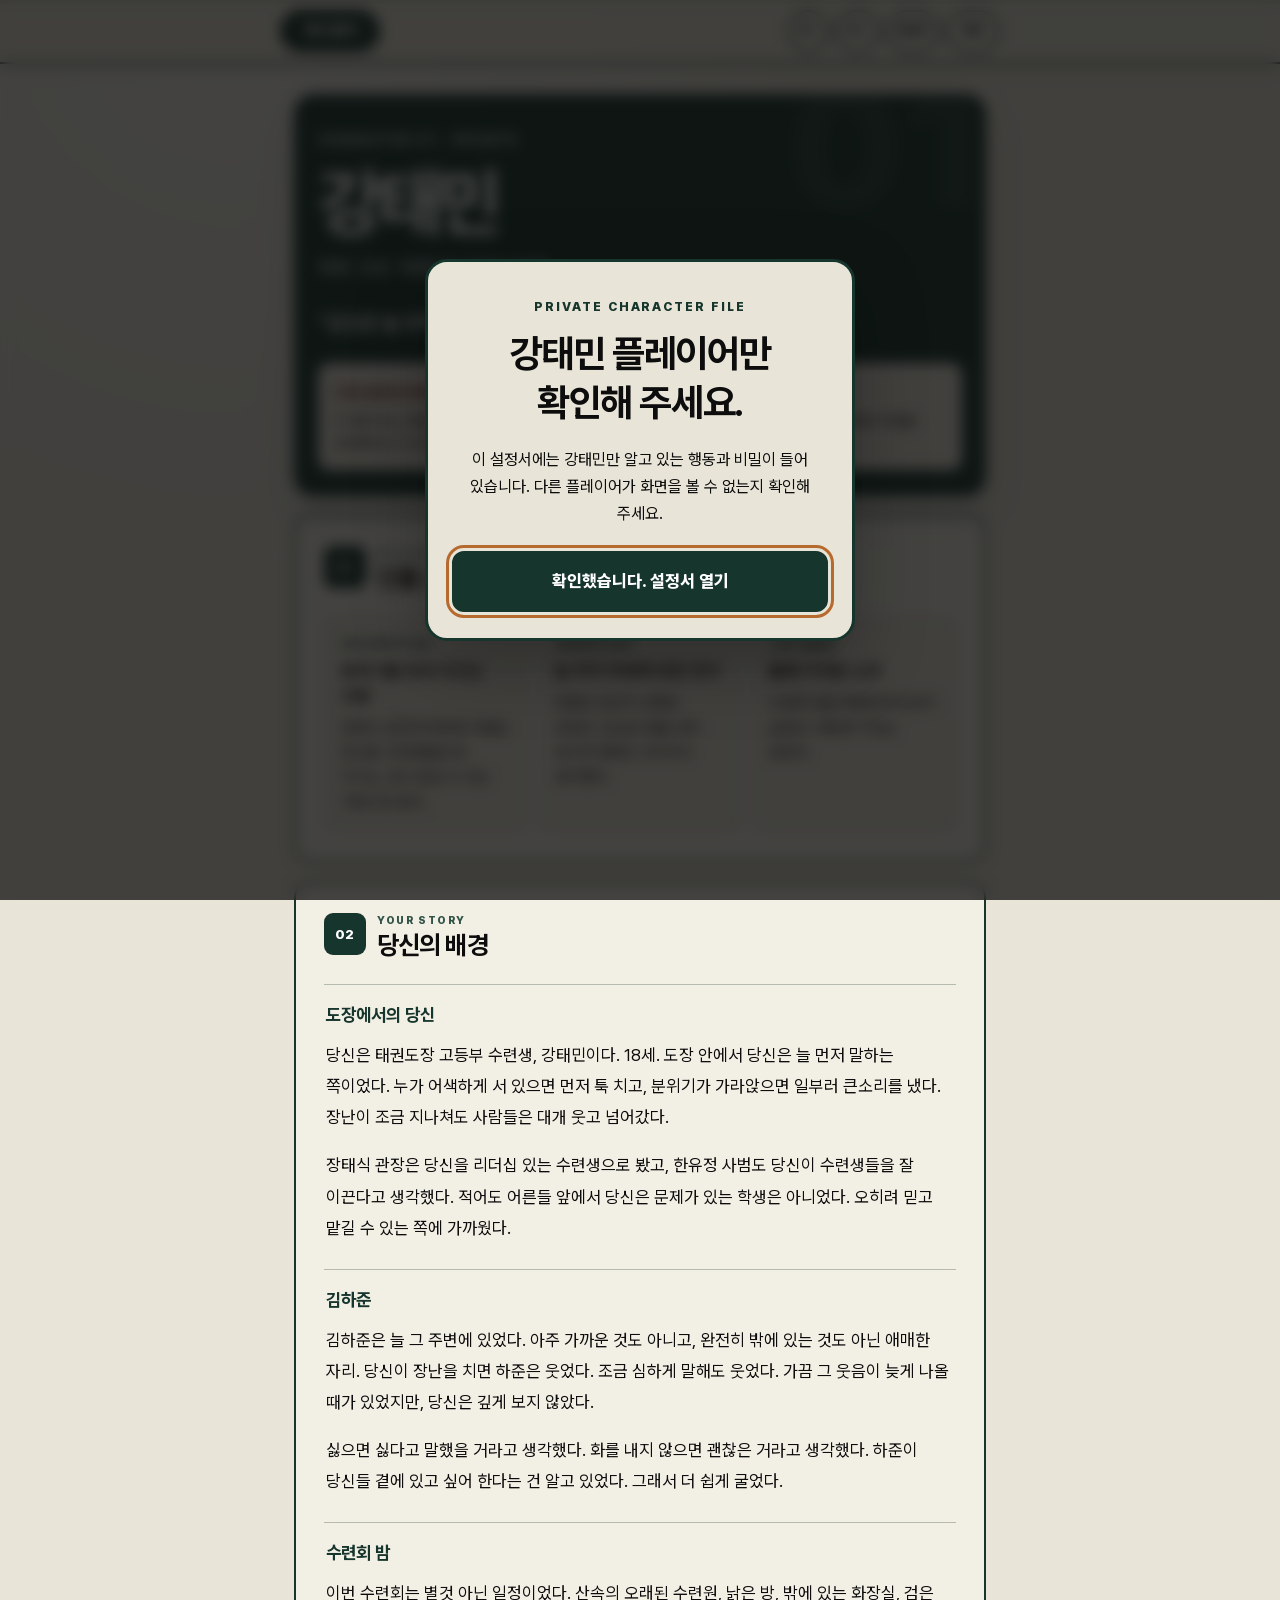
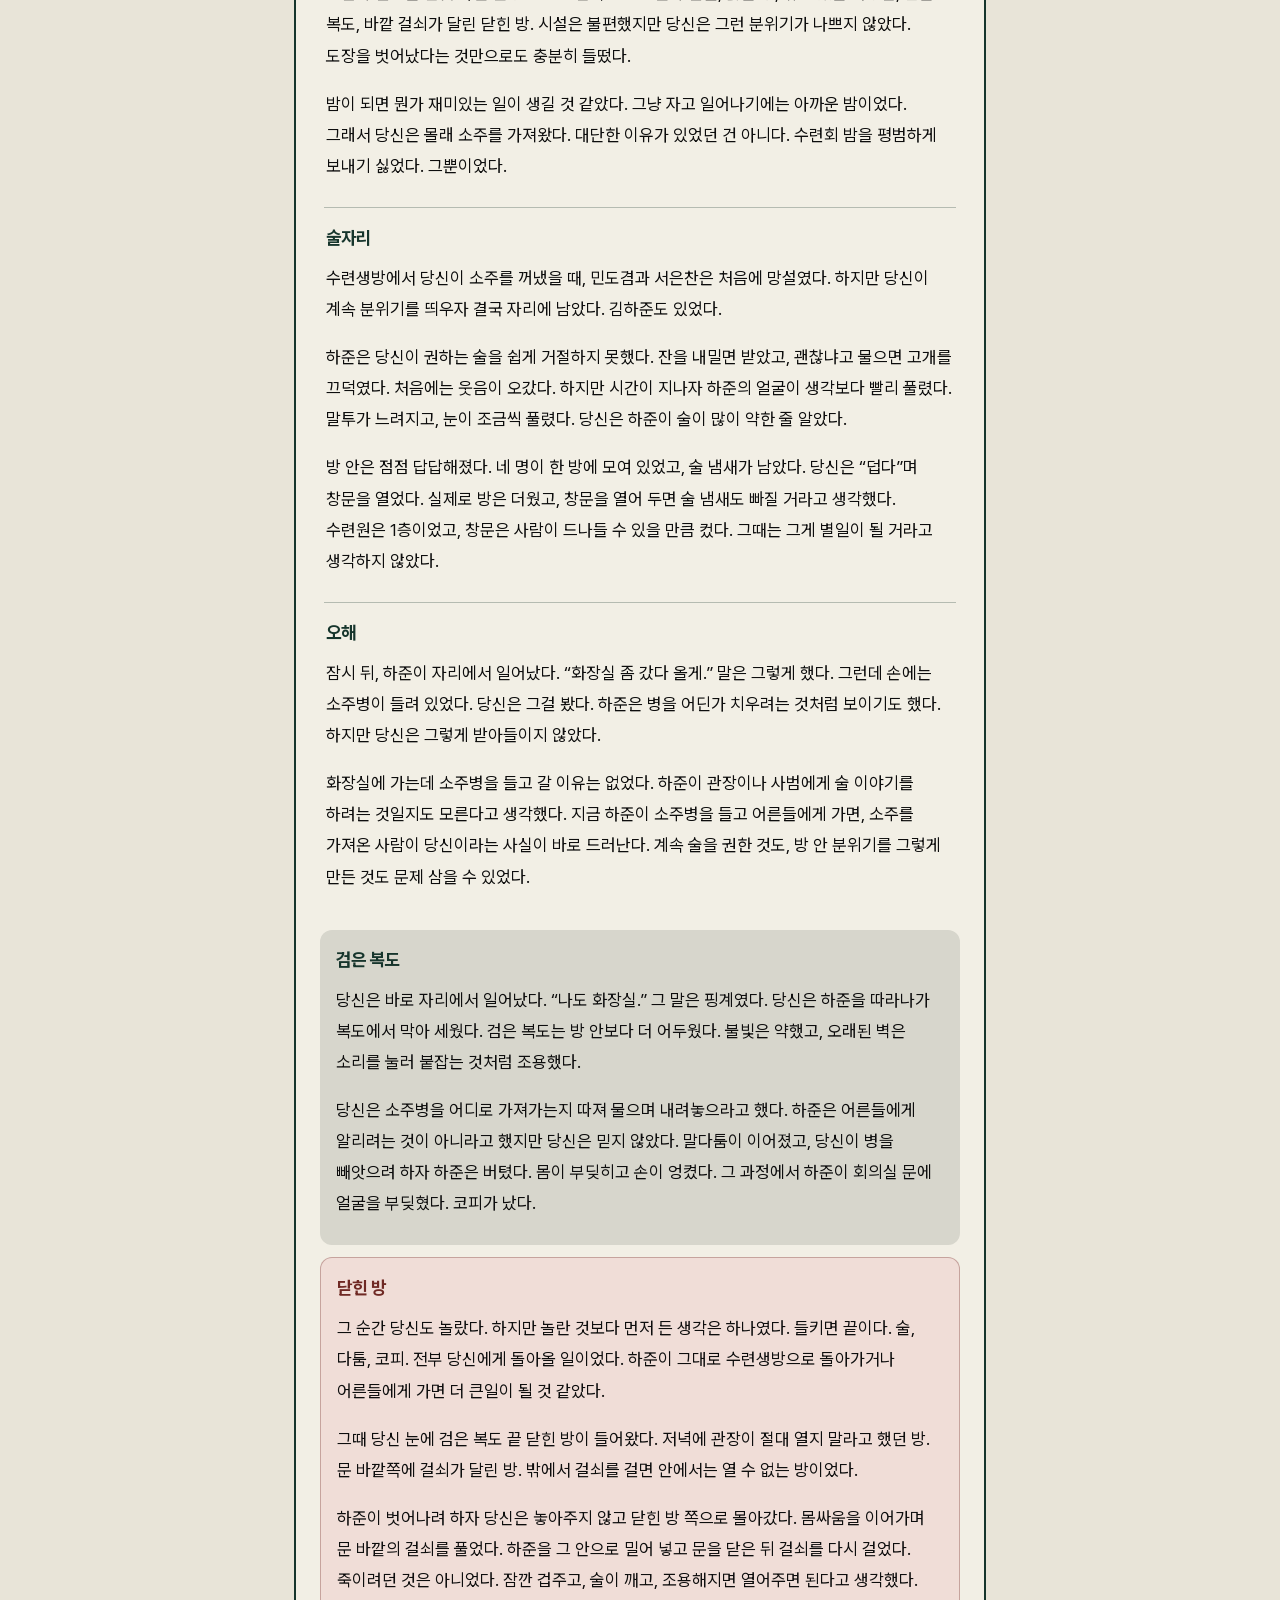
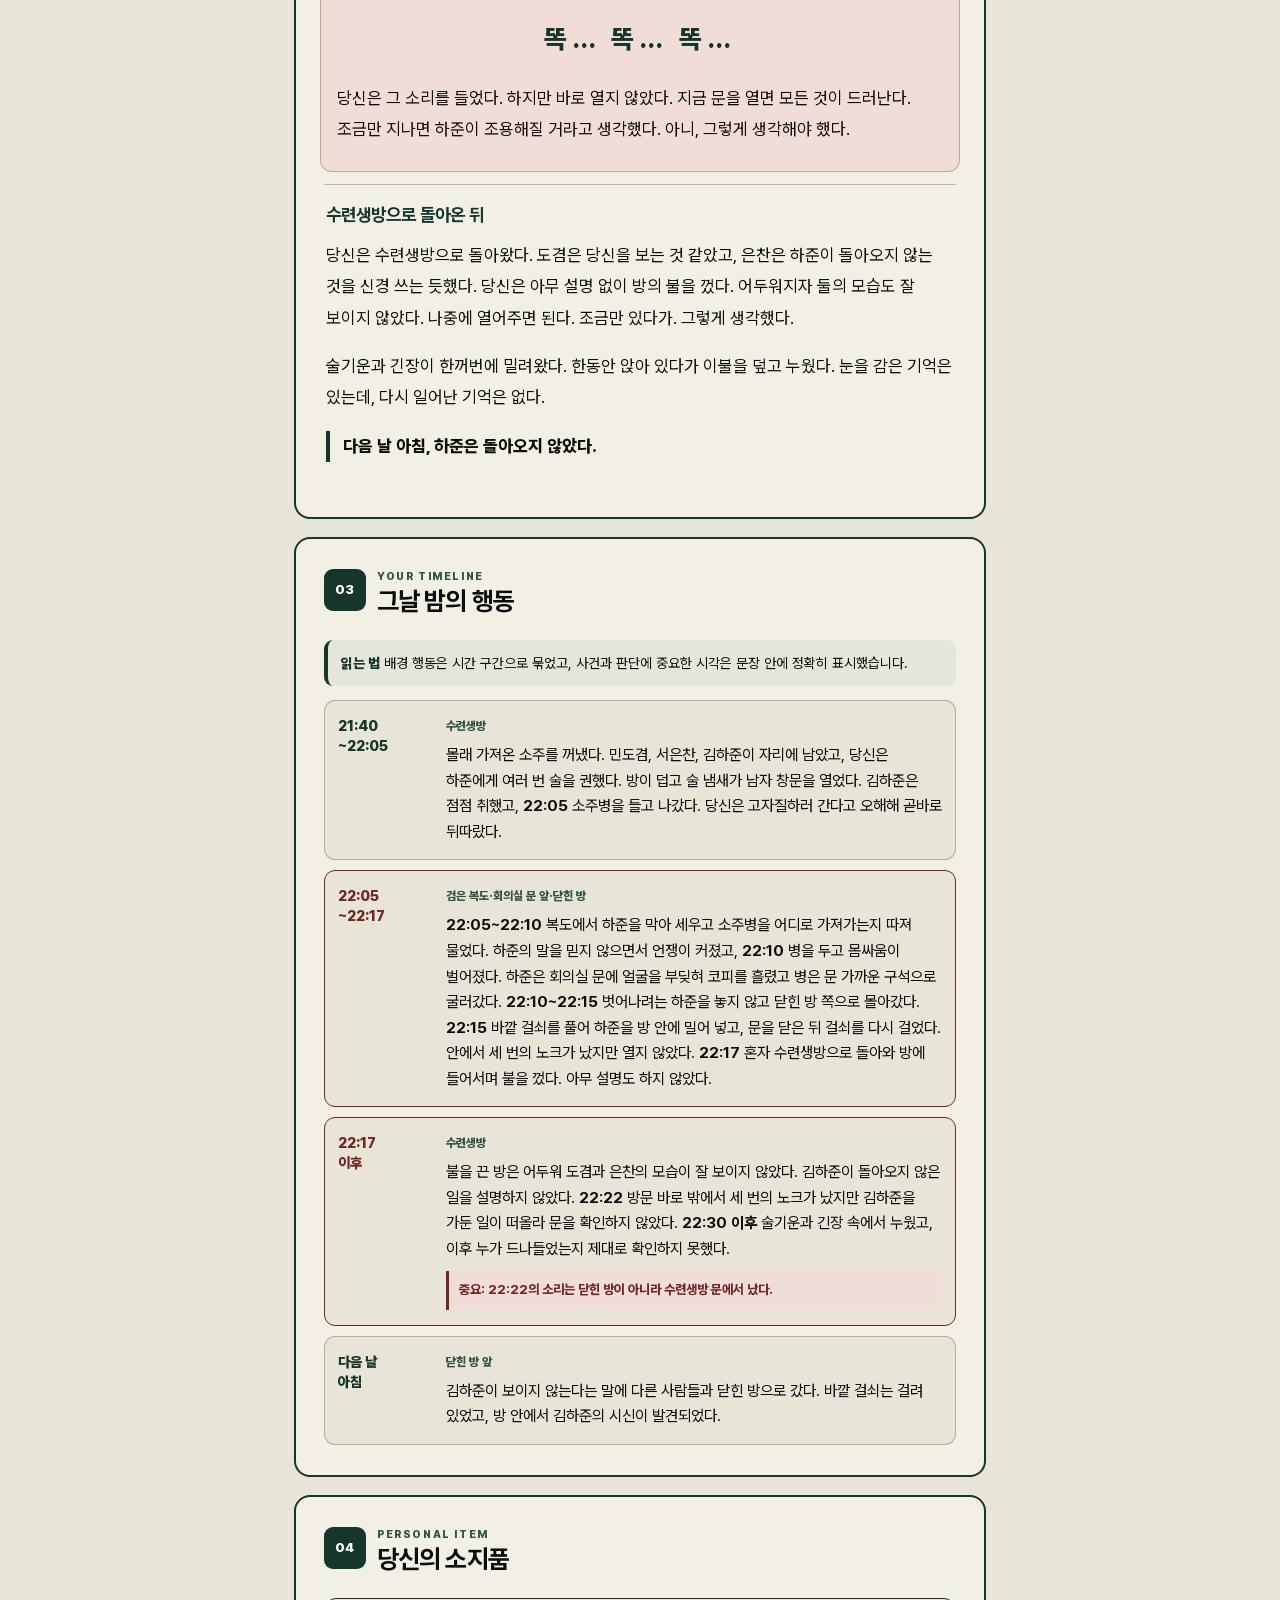
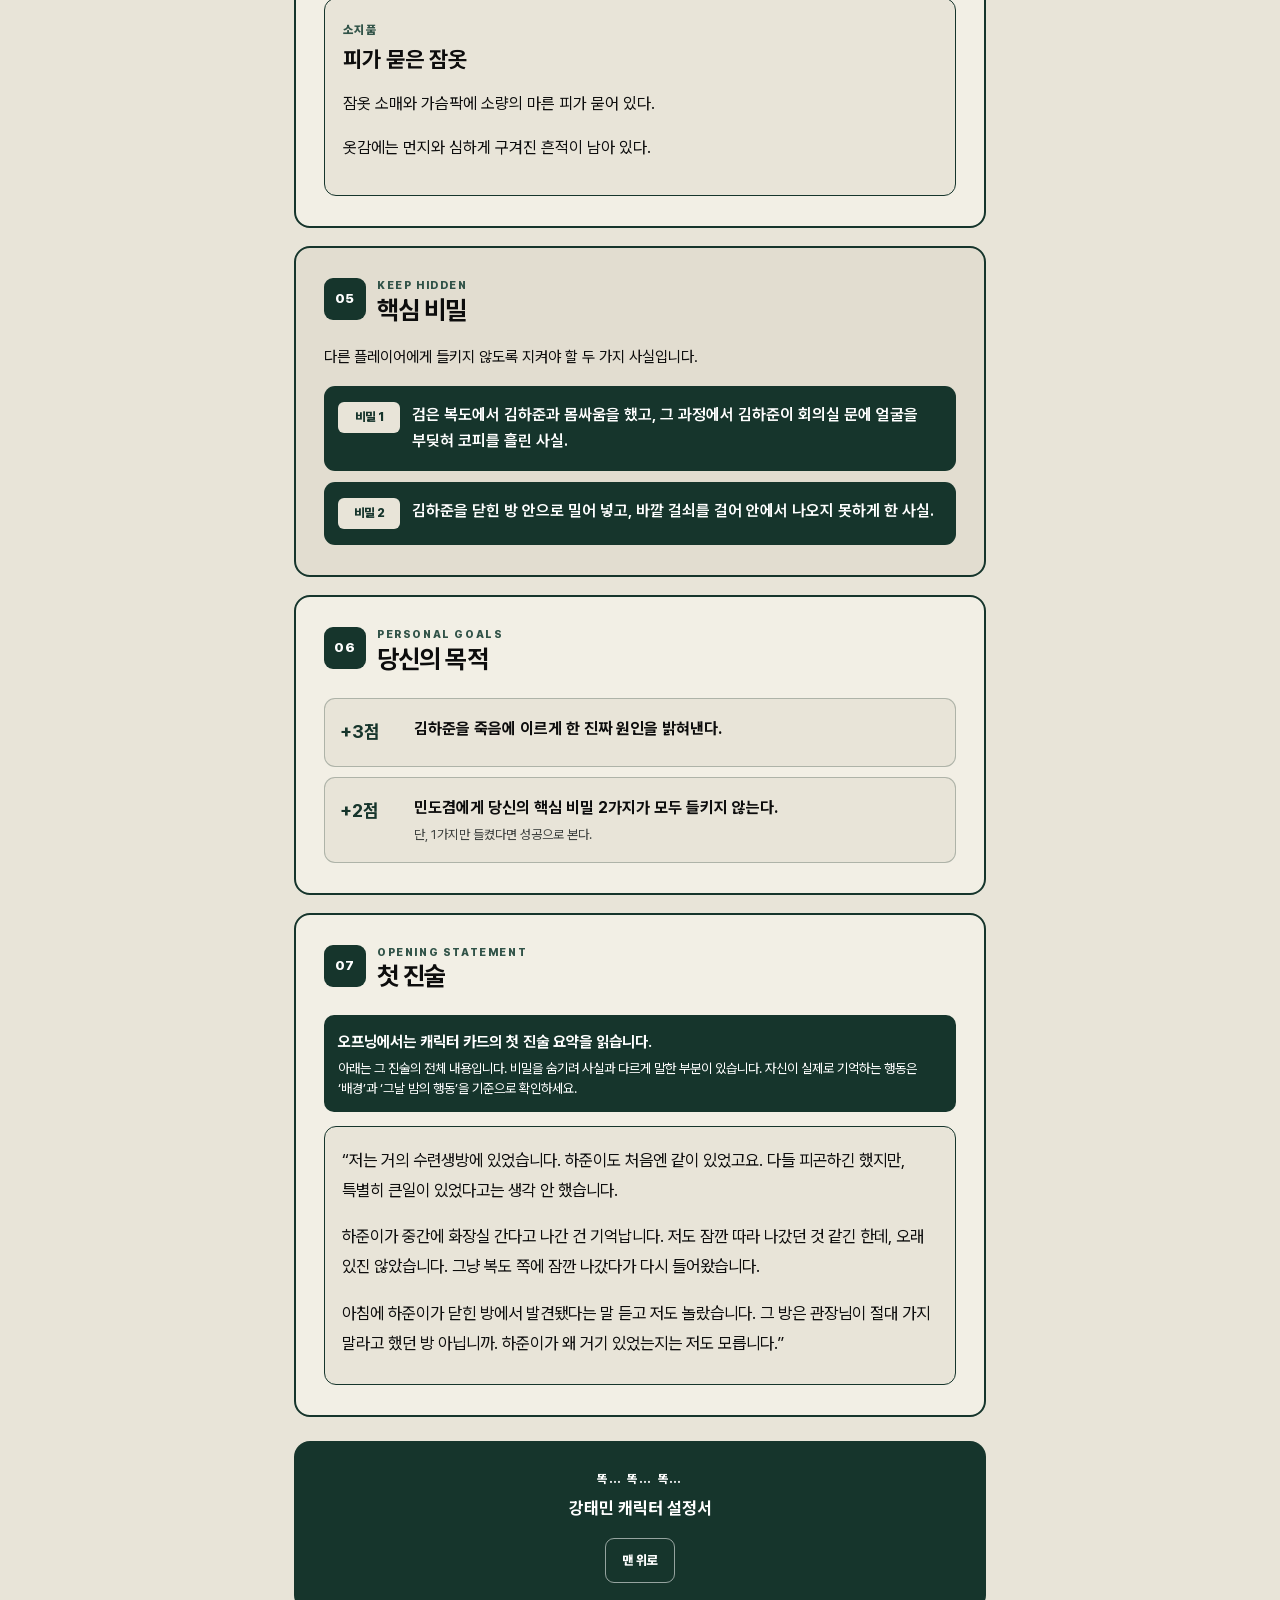
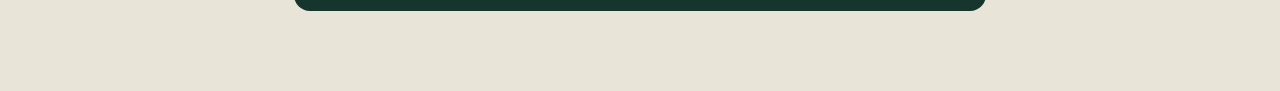
<file: index.html>
<!doctype html>
<html lang="ko">
<head>
  <meta charset="utf-8">
  <meta name="viewport" content="width=device-width, initial-scale=1, viewport-fit=cover">
  <meta name="theme-color" content="#E8E4D8">
  <meta name="color-scheme" content="light">
  <meta name="robots" content="noindex,nofollow,noarchive,nosnippet">
  <title>똑… 똑… 똑… | 강태민 캐릭터 설정서</title>
  <meta name="description" content="머더 미스터리 똑… 똑… 똑… 강태민 전용 모바일 캐릭터 설정서">
  <link rel="stylesheet" href="style.css?v=20260930-role1">
</head>
<body class="is-locked">
  <span class="page-top-anchor" id="pageTop" aria-hidden="true"></span>
  <a class="skip-link" href="#mainContent">본문으로 바로가기</a>
  <div class="reading-progress" aria-hidden="true"><span id="readingProgress"></span></div>

  <section class="privacy-gate" id="privacyGate" role="dialog" aria-modal="true" aria-labelledby="gateTitle">
    <div class="privacy-gate__card">
      <p class="privacy-gate__eyebrow">PRIVATE CHARACTER FILE</p>
      <h1 id="gateTitle">강태민 플레이어만<br>확인해 주세요.</h1>
      <p>이 설정서에는 강태민만 알고 있는 행동과 비밀이 들어 있습니다. 다른 플레이어가 화면을 볼 수 없는지 확인해 주세요.</p>
      <button id="acknowledgeButton" type="button">확인했습니다. 설정서 열기</button>
    </div>
  </section>

  <section class="reader-tutorial" id="readerTutorial" role="dialog" aria-modal="true" aria-labelledby="tutorialTitle" aria-describedby="tutorialDescription" hidden>
    <div class="reader-tutorial__spotlight" id="tutorialSpotlight" aria-hidden="true"></div>
    <div class="reader-tutorial__card" id="tutorialCard">
      <div class="reader-tutorial__meta">
        <p>상단 버튼 안내 <span id="tutorialCounter">1 / 4</span></p>
        <button id="tutorialClose" type="button" aria-label="버튼 안내 닫기">닫기</button>
      </div>
      <div class="reader-tutorial__copy" aria-live="polite" aria-atomic="true">
        <h2 id="tutorialTitle">게임 설명서</h2>
        <p id="tutorialDescription"></p>
      </div>
      <div class="reader-tutorial__actions">
        <button id="tutorialPrevious" type="button" disabled>이전</button>
        <button id="tutorialNext" type="button">다음</button>
      </div>
    </div>
  </section>

  <header class="reader-header" id="readerHeader" inert aria-hidden="true">
    <div class="reader-header__inner">
      <a class="control-button control-button--guide" id="gameGuideLink" href="game-guide/index.html">게임 설명서</a>
      <div class="reader-controls" aria-label="읽기 설정">
        <button class="control-button font-button" id="fontDown" type="button" aria-label="글자 크기 줄이기">가−</button>
        <button class="control-button font-button" id="fontUp" type="button" aria-label="글자 크기 키우기">가＋</button>
        <button class="control-button control-button--map" id="mapOpen" type="button" aria-haspopup="dialog" aria-controls="mapModal" aria-expanded="false">MAP</button>
        <button class="control-button control-button--toc" id="tocOpen" type="button" aria-haspopup="dialog" aria-controls="tocSheet" aria-expanded="false">목차</button>
      </div>
    </div>
  </header>

  <aside class="toc-sheet" id="tocSheet" aria-hidden="true" inert>
    <button class="toc-sheet__backdrop" id="tocBackdrop" type="button" tabindex="-1" aria-label="목차 닫기"></button>
    <div class="toc-sheet__panel" role="dialog" aria-modal="true" aria-labelledby="tocTitle">
      <div class="toc-sheet__header">
        <div><span>QUICK NAVIGATION</span><h2 id="tocTitle">목차</h2></div>
        <button id="tocClose" type="button" aria-label="목차 닫기">닫기</button>
      </div>
      <nav class="toc-list" aria-label="설정서 목차">
        <a href="#profile"><span>01</span><strong>인물 소개</strong></a>
        <a href="#background"><span>02</span><strong>당신의 배경</strong></a>
        <a href="#timeline"><span>03</span><strong>그날 밤의 행동</strong></a>
        <a href="#belonging"><span>04</span><strong>당신의 소지품</strong></a>
        <a href="#secrets"><span>05</span><strong>핵심 비밀</strong></a>
        <a href="#goals"><span>06</span><strong>당신의 목적</strong></a>
        <a href="#statement"><span>07</span><strong>첫 진술</strong></a>
      </nav>
    </div>
  </aside>

  <aside class="map-modal" id="mapModal" aria-hidden="true" inert>
    <button class="map-modal__backdrop" id="mapBackdrop" type="button" tabindex="-1" aria-label="지도 닫기"></button>
    <section class="map-modal__panel" role="dialog" aria-modal="true" aria-labelledby="mapTitle">
      <header class="map-modal__header">
        <div><span id="mapCounter">MAP 1 / 2</span><h2 id="mapTitle" aria-live="polite">수련원 지도</h2></div>
        <button id="mapClose" type="button">닫기</button>
      </header>
      <div class="map-toolbar" aria-label="지도 확대 설정">
        <button id="mapZoomOut" type="button" aria-label="지도 축소">−</button>
        <output id="mapZoomValue" aria-live="polite">100%</output>
        <button id="mapZoomIn" type="button" aria-label="지도 확대">＋</button>
        <button id="mapReset" type="button">맞춤</button>
      </div>
      <div class="map-viewport" id="mapViewport" tabindex="0" aria-label="확대된 지도를 스크롤하여 확인">
        <img id="mapImage" src="map.png" alt="수련원 실외시설과 실내시설의 방 및 이동 구조를 보여 주는 지도" draggable="false">
      </div>
      <footer class="map-gallery-footer">
        <div class="map-thumbnails" role="group" aria-label="지도 선택">
          <button class="map-thumbnail" type="button" data-map-src="map.png" data-map-title="수련원 지도" data-map-alt="수련원 실외시설과 실내시설의 방 및 이동 구조를 보여 주는 지도" aria-label="수련원 지도 보기" aria-pressed="true" aria-controls="mapViewport">
            <img src="map.png" alt="" width="56" height="48" loading="lazy" draggable="false">
            <span class="map-thumbnail__label">수련원 지도</span>
            <span class="map-thumbnail__check" aria-hidden="true">✓</span>
          </button>
          <button class="map-thumbnail" type="button" data-map-src="bed-layout.png" data-map-title="수련생방 침대 배치도" data-map-alt="수련생방 침대 배치도. 왼쪽 위는 서은찬, 왼쪽 아래는 김하준, 오른쪽은 민도겸, 아래쪽 가로 침대는 강태민. 창문은 위쪽, 출입문은 오른쪽 위에 있다." aria-label="수련생방 침대 배치도 보기" aria-pressed="false" aria-controls="mapViewport">
            <img src="bed-layout.png" alt="" width="56" height="48" loading="lazy" draggable="false">
            <span class="map-thumbnail__label">침대 배치도</span>
            <span class="map-thumbnail__check" aria-hidden="true">✓</span>
          </button>
        </div>
        <p class="map-hint">미리보기를 누르면 지도가 바뀝니다.<br>확대 후에는 위아래·좌우로 움직여 확인하세요.</p>
      </footer>
    </section>
  </aside>

  <main class="page-shell" id="mainContent" tabindex="-1" inert aria-hidden="true">
    <section class="character-hero" aria-labelledby="characterName">
      <p class="character-hero__eyebrow">CHARACTER 01 · PRIVATE</p>
      <div class="character-hero__identity">
        <h2 id="characterName">강태민</h2>
        <p class="character-case-status" aria-label="이번 사건: 당신은 범인이 아닙니다."><span>이번 사건 · 본인만 확인</span><strong>당신은 범인이 아닙니다.</strong></p>
      </div>
      <p class="character-hero__role">18세 · 남성 · 태권도장 고등부 수련생</p>
      <p class="character-hero__lead">“당신은 늘 먼저 말하는 쪽이었다.”</p>
      <div class="privacy-note">
        <strong>다른 플레이어에게 보여주지 마세요.</strong>
        <p>이 페이지는 강태민을 맡은 플레이어만 읽습니다. 필요한 내용은 말로 설명할 수 있지만, 설정서 화면 자체를 공개해서는 안 됩니다.</p>
      </div>
    </section>

    <section class="content-section" id="profile" data-section="인물 소개">
      <div class="section-heading">
        <span class="section-number">01</span>
        <div><p>AT A GLANCE</p><h2>인물 소개</h2></div>
      </div>
      <div class="profile-grid">
        <article><span>도장 안에서의 모습</span><strong>분위기를 먼저 이끄는 사람</strong><p>장태식 관장과 한유정 사범은 당신을 수련생들을 잘 이끄는, 믿고 맡길 수 있는 사람으로 본다.</p></article>
        <article><span>김하준과의 관계</span><strong>늘 무리 주변에 있던 친구</strong><p>하준은 장난이 심해도 웃었다. 당신은 화를 내지 않으면 괜찮은 것이라고 생각했다.</p></article>
        <article><span>그날의 출발점</span><strong>몰래 가져온 소주</strong><p>수련회 밤을 평범하게 보내기 싫었다. 대단한 이유는 없었다.</p></article>
      </div>
    </section>

    <section class="content-section" id="background" data-section="당신의 배경">
      <div class="section-heading">
        <span class="section-number">02</span>
        <div><p>YOUR STORY</p><h2>당신의 배경</h2></div>
      </div>
      <div class="story-block">
        <h3>도장에서의 당신</h3>
        <p>당신은 태권도장 고등부 수련생, 강태민이다. 18세. 도장 안에서 당신은 늘 먼저 말하는 쪽이었다. 누가 어색하게 서 있으면 먼저 툭 치고, 분위기가 가라앉으면 일부러 큰소리를 냈다. 장난이 조금 지나쳐도 사람들은 대개 웃고 넘어갔다.</p>
        <p>장태식 관장은 당신을 리더십 있는 수련생으로 봤고, 한유정 사범도 당신이 수련생들을 잘 이끈다고 생각했다. 적어도 어른들 앞에서 당신은 문제가 있는 학생은 아니었다. 오히려 믿고 맡길 수 있는 쪽에 가까웠다.</p>
      </div>
      <div class="story-block">
        <h3>김하준</h3>
        <p>김하준은 늘 그 주변에 있었다. 아주 가까운 것도 아니고, 완전히 밖에 있는 것도 아닌 애매한 자리. 당신이 장난을 치면 하준은 웃었다. 조금 심하게 말해도 웃었다. 가끔 그 웃음이 늦게 나올 때가 있었지만, 당신은 깊게 보지 않았다.</p>
        <p>싫으면 싫다고 말했을 거라고 생각했다. 화를 내지 않으면 괜찮은 거라고 생각했다. 하준이 당신들 곁에 있고 싶어 한다는 건 알고 있었다. 그래서 더 쉽게 굴었다.</p>
      </div>
      <div class="story-block">
        <h3>수련회 밤</h3>
        <p>이번 수련회는 별것 아닌 일정이었다. 산속의 오래된 수련원, 낡은 방, 밖에 있는 화장실, 검은 복도, 바깥 걸쇠가 달린 닫힌 방. 시설은 불편했지만 당신은 그런 분위기가 나쁘지 않았다. 도장을 벗어났다는 것만으로도 충분히 들떴다.</p>
        <p>밤이 되면 뭔가 재미있는 일이 생길 것 같았다. 그냥 자고 일어나기에는 아까운 밤이었다. 그래서 당신은 몰래 소주를 가져왔다. 대단한 이유가 있었던 건 아니다. 수련회 밤을 평범하게 보내기 싫었다. 그뿐이었다.</p>
      </div>
      <div class="story-block">
        <h3>술자리</h3>
        <p>수련생방에서 당신이 소주를 꺼냈을 때, 민도겸과 서은찬은 처음에 망설였다. 하지만 당신이 계속 분위기를 띄우자 결국 자리에 남았다. 김하준도 있었다.</p>
        <p>하준은 당신이 권하는 술을 쉽게 거절하지 못했다. 잔을 내밀면 받았고, 괜찮냐고 물으면 고개를 끄덕였다. 처음에는 웃음이 오갔다. 하지만 시간이 지나자 하준의 얼굴이 생각보다 빨리 풀렸다. 말투가 느려지고, 눈이 조금씩 풀렸다. 당신은 하준이 술이 많이 약한 줄 알았다.</p>
        <p>방 안은 점점 답답해졌다. 네 명이 한 방에 모여 있었고, 술 냄새가 남았다. 당신은 “덥다”며 창문을 열었다. 실제로 방은 더웠고, 창문을 열어 두면 술 냄새도 빠질 거라고 생각했다. 수련원은 1층이었고, 창문은 사람이 드나들 수 있을 만큼 컸다. 그때는 그게 별일이 될 거라고 생각하지 않았다.</p>
      </div>
      <div class="story-block">
        <h3>오해</h3>
        <p>잠시 뒤, 하준이 자리에서 일어났다. “화장실 좀 갔다 올게.” 말은 그렇게 했다. 그런데 손에는 소주병이 들려 있었다. 당신은 그걸 봤다. 하준은 병을 어딘가 치우려는 것처럼 보이기도 했다. 하지만 당신은 그렇게 받아들이지 않았다.</p>
        <p>화장실에 가는데 소주병을 들고 갈 이유는 없었다. 하준이 관장이나 사범에게 술 이야기를 하려는 것일지도 모른다고 생각했다. 지금 하준이 소주병을 들고 어른들에게 가면, 소주를 가져온 사람이 당신이라는 사실이 바로 드러난다. 계속 술을 권한 것도, 방 안 분위기를 그렇게 만든 것도 문제 삼을 수 있었다.</p>
      </div>
      <div class="story-block story-block--dark">
        <h3>검은 복도</h3>
        <p>당신은 바로 자리에서 일어났다. “나도 화장실.” 그 말은 핑계였다. 당신은 하준을 따라나가 복도에서 막아 세웠다. 검은 복도는 방 안보다 더 어두웠다. 불빛은 약했고, 오래된 벽은 소리를 눌러 붙잡는 것처럼 조용했다.</p>
        <p>당신은 소주병을 어디로 가져가는지 따져 물으며 내려놓으라고 했다. 하준은 어른들에게 알리려는 것이 아니라고 했지만 당신은 믿지 않았다. 말다툼이 이어졌고, 당신이 병을 빼앗으려 하자 하준은 버텼다. 몸이 부딪히고 손이 엉켰다. 그 과정에서 하준이 회의실 문에 얼굴을 부딪혔다. 코피가 났다.</p>
      </div>
      <div class="story-block story-block--danger">
        <h3>닫힌 방</h3>
        <p>그 순간 당신도 놀랐다. 하지만 놀란 것보다 먼저 든 생각은 하나였다. 들키면 끝이다. 술, 다툼, 코피. 전부 당신에게 돌아올 일이었다. 하준이 그대로 수련생방으로 돌아가거나 어른들에게 가면 더 큰일이 될 것 같았다.</p>
        <p>그때 당신 눈에 검은 복도 끝 닫힌 방이 들어왔다. 저녁에 관장이 절대 열지 말라고 했던 방. 문 바깥쪽에 걸쇠가 달린 방. 밖에서 걸쇠를 걸면 안에서는 열 수 없는 방이었다.</p>
        <p>하준이 벗어나려 하자 당신은 놓아주지 않고 닫힌 방 쪽으로 몰아갔다. 몸싸움을 이어가며 문 바깥의 걸쇠를 풀었다. 하준을 그 안으로 밀어 넣고 문을 닫은 뒤 걸쇠를 다시 걸었다. 죽이려던 것은 아니었다. 잠깐 겁주고, 술이 깨고, 조용해지면 열어주면 된다고 생각했다.</p>
        <blockquote>똑… 똑… 똑…</blockquote>
        <p>당신은 그 소리를 들었다. 하지만 바로 열지 않았다. 지금 문을 열면 모든 것이 드러난다. 조금만 지나면 하준이 조용해질 거라고 생각했다. 아니, 그렇게 생각해야 했다.</p>
      </div>
      <div class="story-block">
        <h3>수련생방으로 돌아온 뒤</h3>
        <p>당신은 수련생방으로 돌아왔다. 도겸은 당신을 보는 것 같았고, 은찬은 하준이 돌아오지 않는 것을 신경 쓰는 듯했다. 당신은 아무 설명 없이 방의 불을 껐다. 어두워지자 둘의 모습도 잘 보이지 않았다. 나중에 열어주면 된다. 조금만 있다가. 그렇게 생각했다.</p>
        <p>술기운과 긴장이 한꺼번에 밀려왔다. 한동안 앉아 있다가 이불을 덮고 누웠다. 눈을 감은 기억은 있는데, 다시 일어난 기억은 없다.</p>
        <p class="ending-line">다음 날 아침, 하준은 돌아오지 않았다.</p>
      </div>
    </section>

    <section class="content-section" id="timeline" data-section="그날 밤의 행동">
      <div class="section-heading">
        <span class="section-number">03</span>
        <div><p>YOUR TIMELINE</p><h2>그날 밤의 행동</h2></div>
      </div>
      <p class="timeline-note"><strong>읽는 법</strong> 배경 행동은 시간 구간으로 묶었고, 사건과 판단에 중요한 시각은 문장 안에 정확히 표시했습니다.</p>
      <ol class="timeline-list">
        <li><div class="timeline-time" aria-label="21시 40분부터 22시 05분까지">21:40<br><span>~22:05</span></div><div><span class="location">수련생방</span><p>몰래 가져온 소주를 꺼냈다. 민도겸, 서은찬, 김하준이 자리에 남았고, 당신은 하준에게 여러 번 술을 권했다. 방이 덥고 술 냄새가 남자 창문을 열었다. 김하준은 점점 취했고, <strong>22:05</strong> 소주병을 들고 나갔다. 당신은 고자질하러 간다고 오해해 곧바로 뒤따랐다.</p></div></li>
        <li class="timeline-list__critical"><div class="timeline-time" aria-label="22시 05분부터 22시 17분까지">22:05<br><span>~22:17</span></div><div><span class="location">검은 복도·회의실 문 앞·닫힌 방</span><p><strong>22:05~22:10</strong> 복도에서 하준을 막아 세우고 소주병을 어디로 가져가는지 따져 물었다. 하준의 말을 믿지 않으면서 언쟁이 커졌고, <strong>22:10</strong> 병을 두고 몸싸움이 벌어졌다. 하준은 회의실 문에 얼굴을 부딪혀 코피를 흘렸고 병은 문 가까운 구석으로 굴러갔다. <strong>22:10~22:15</strong> 벗어나려는 하준을 놓지 않고 닫힌 방 쪽으로 몰아갔다. <strong>22:15</strong> 바깥 걸쇠를 풀어 하준을 방 안에 밀어 넣고, 문을 닫은 뒤 걸쇠를 다시 걸었다. 안에서 세 번의 노크가 났지만 열지 않았다. <strong>22:17</strong> 혼자 수련생방으로 돌아와 방에 들어서며 불을 껐다. 아무 설명도 하지 않았다.</p></div></li>
        <li class="timeline-list__critical"><div class="timeline-time" aria-label="22시 17분 이후">22:17<br><span>이후</span></div><div><span class="location">수련생방</span><p>불을 끈 방은 어두워 도겸과 은찬의 모습이 잘 보이지 않았다. 김하준이 돌아오지 않은 일을 설명하지 않았다. <strong>22:22</strong> 방문 바로 밖에서 세 번의 노크가 났지만 김하준을 가둔 일이 떠올라 문을 확인하지 않았다. <strong>22:30 이후</strong> 술기운과 긴장 속에서 누웠고, 이후 누가 드나들었는지 제대로 확인하지 못했다.</p><aside>중요: 22:22의 소리는 닫힌 방이 아니라 수련생방 문에서 났다.</aside></div></li>
        <li><div class="timeline-time">다음 날<br>아침</div><div><span class="location">닫힌 방 앞</span><p>김하준이 보이지 않는다는 말에 다른 사람들과 닫힌 방으로 갔다. 바깥 걸쇠는 걸려 있었고, 방 안에서 김하준의 시신이 발견되었다.</p></div></li>
      </ol>
    </section>

    <section class="content-section" id="belonging" data-section="당신의 소지품">
      <div class="section-heading">
        <span class="section-number">04</span>
        <div><p>PERSONAL ITEM</p><h2>당신의 소지품</h2></div>
      </div>
      <article class="item-card">
        <p class="item-card__label">소지품</p>
        <h3>피가 묻은 잠옷</h3>
        <p>잠옷 소매와 가슴팍에 소량의 마른 피가 묻어 있다.</p>
        <p>옷감에는 먼지와 심하게 구겨진 흔적이 남아 있다.</p>
      </article>
    </section>

    <section class="content-section content-section--secret" id="secrets" data-section="핵심 비밀">
      <div class="section-heading">
        <span class="section-number">05</span>
        <div><p>KEEP HIDDEN</p><h2>핵심 비밀</h2></div>
      </div>
      <p class="section-intro">다른 플레이어에게 들키지 않도록 지켜야 할 두 가지 사실입니다.</p>
      <div class="secret-list">
        <article><span>비밀 1</span><p>검은 복도에서 김하준과 몸싸움을 했고, 그 과정에서 김하준이 회의실 문에 얼굴을 부딪혀 코피를 흘린 사실.</p></article>
        <article><span>비밀 2</span><p>김하준을 닫힌 방 안으로 밀어 넣고, 바깥 걸쇠를 걸어 안에서 나오지 못하게 한 사실.</p></article>
      </div>
    </section>

    <section class="content-section" id="goals" data-section="당신의 목적">
      <div class="section-heading">
        <span class="section-number">06</span>
        <div><p>PERSONAL GOALS</p><h2>당신의 목적</h2></div>
      </div>
      <div class="goal-list">
        <article><strong>+3점</strong><p>김하준을 죽음에 이르게 한 진짜 원인을 밝혀낸다.</p></article>
        <article><strong>+2점</strong><p>민도겸에게 당신의 핵심 비밀 2가지가 모두 들키지 않는다.</p><small>단, 1가지만 들켰다면 성공으로 본다.</small></article>
      </div>
    </section>

    <section class="content-section" id="statement" data-section="첫 진술">
      <div class="section-heading">
        <span class="section-number">07</span>
        <div><p>OPENING STATEMENT</p><h2>첫 진술</h2></div>
      </div>
      <div class="statement-note"><strong>오프닝에서는 캐릭터 카드의 첫 진술 요약을 읽습니다.</strong><p>아래는 그 진술의 전체 내용입니다. 비밀을 숨기려 사실과 다르게 말한 부분이 있습니다. 자신이 실제로 기억하는 행동은 ‘배경’과 ‘그날 밤의 행동’을 기준으로 확인하세요.</p></div>
      <blockquote class="statement-card" id="statementText">
        <p>“저는 거의 수련생방에 있었습니다. 하준이도 처음엔 같이 있었고요. 다들 피곤하긴 했지만, 특별히 큰일이 있었다고는 생각 안 했습니다.</p>
        <p>하준이가 중간에 화장실 간다고 나간 건 기억납니다. 저도 잠깐 따라 나갔던 것 같긴 한데, 오래 있진 않았습니다. 그냥 복도 쪽에 잠깐 나갔다가 다시 들어왔습니다.</p>
        <p>아침에 하준이가 닫힌 방에서 발견됐다는 말 듣고 저도 놀랐습니다. 그 방은 관장님이 절대 가지 말라고 했던 방 아닙니까. 하준이가 왜 거기 있었는지는 저도 모릅니다.”</p>
      </blockquote>
    </section>

    <footer class="page-footer">
      <p>똑… 똑… 똑…</p>
      <strong>강태민 캐릭터 설정서</strong>
      <div class="page-footer__links"><a id="footerTopLink" href="#pageTop">맨 위로</a></div>
    </footer>
  </main>

  <button class="top-button" id="topButton" type="button" tabindex="-1" aria-hidden="true" aria-label="맨 위로 이동" title="맨 위로">↑</button>
  <script src="script.js?v=feedback-20260920"></script>
</body>
</html>
</file>
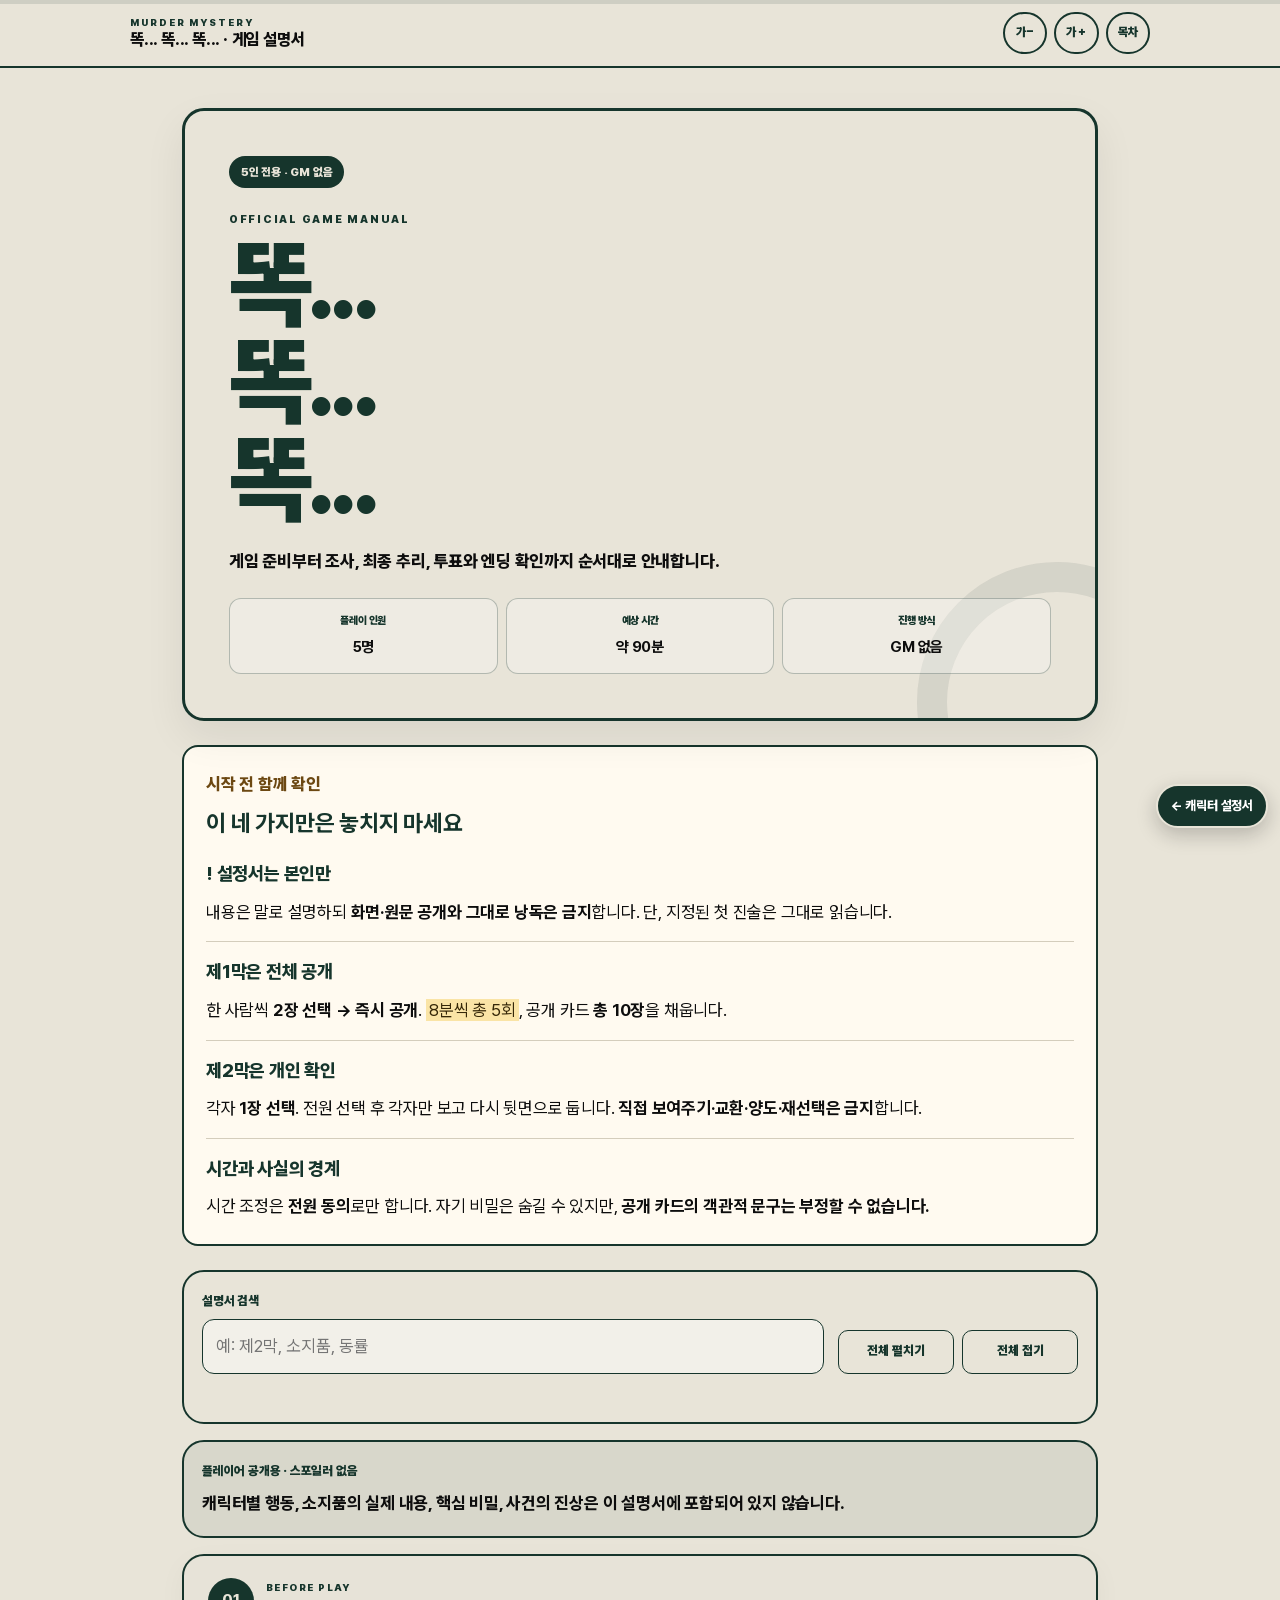
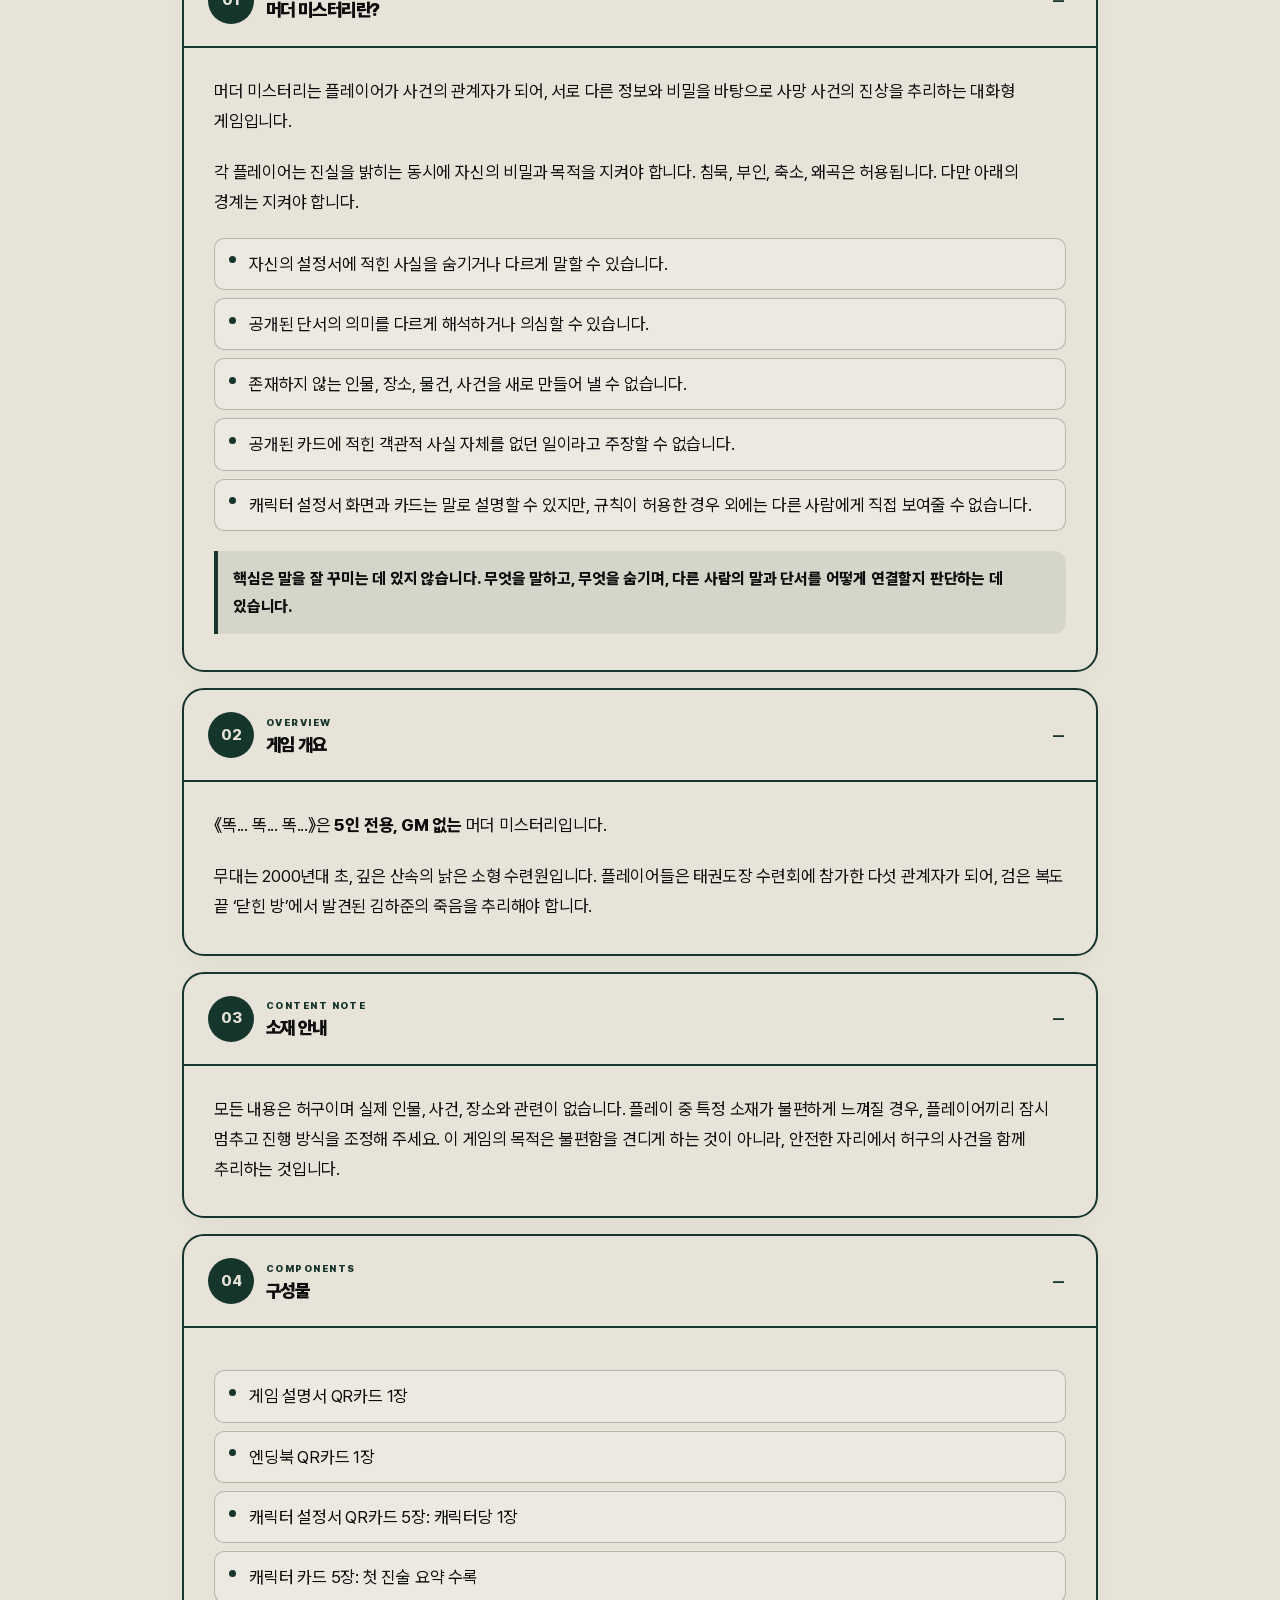
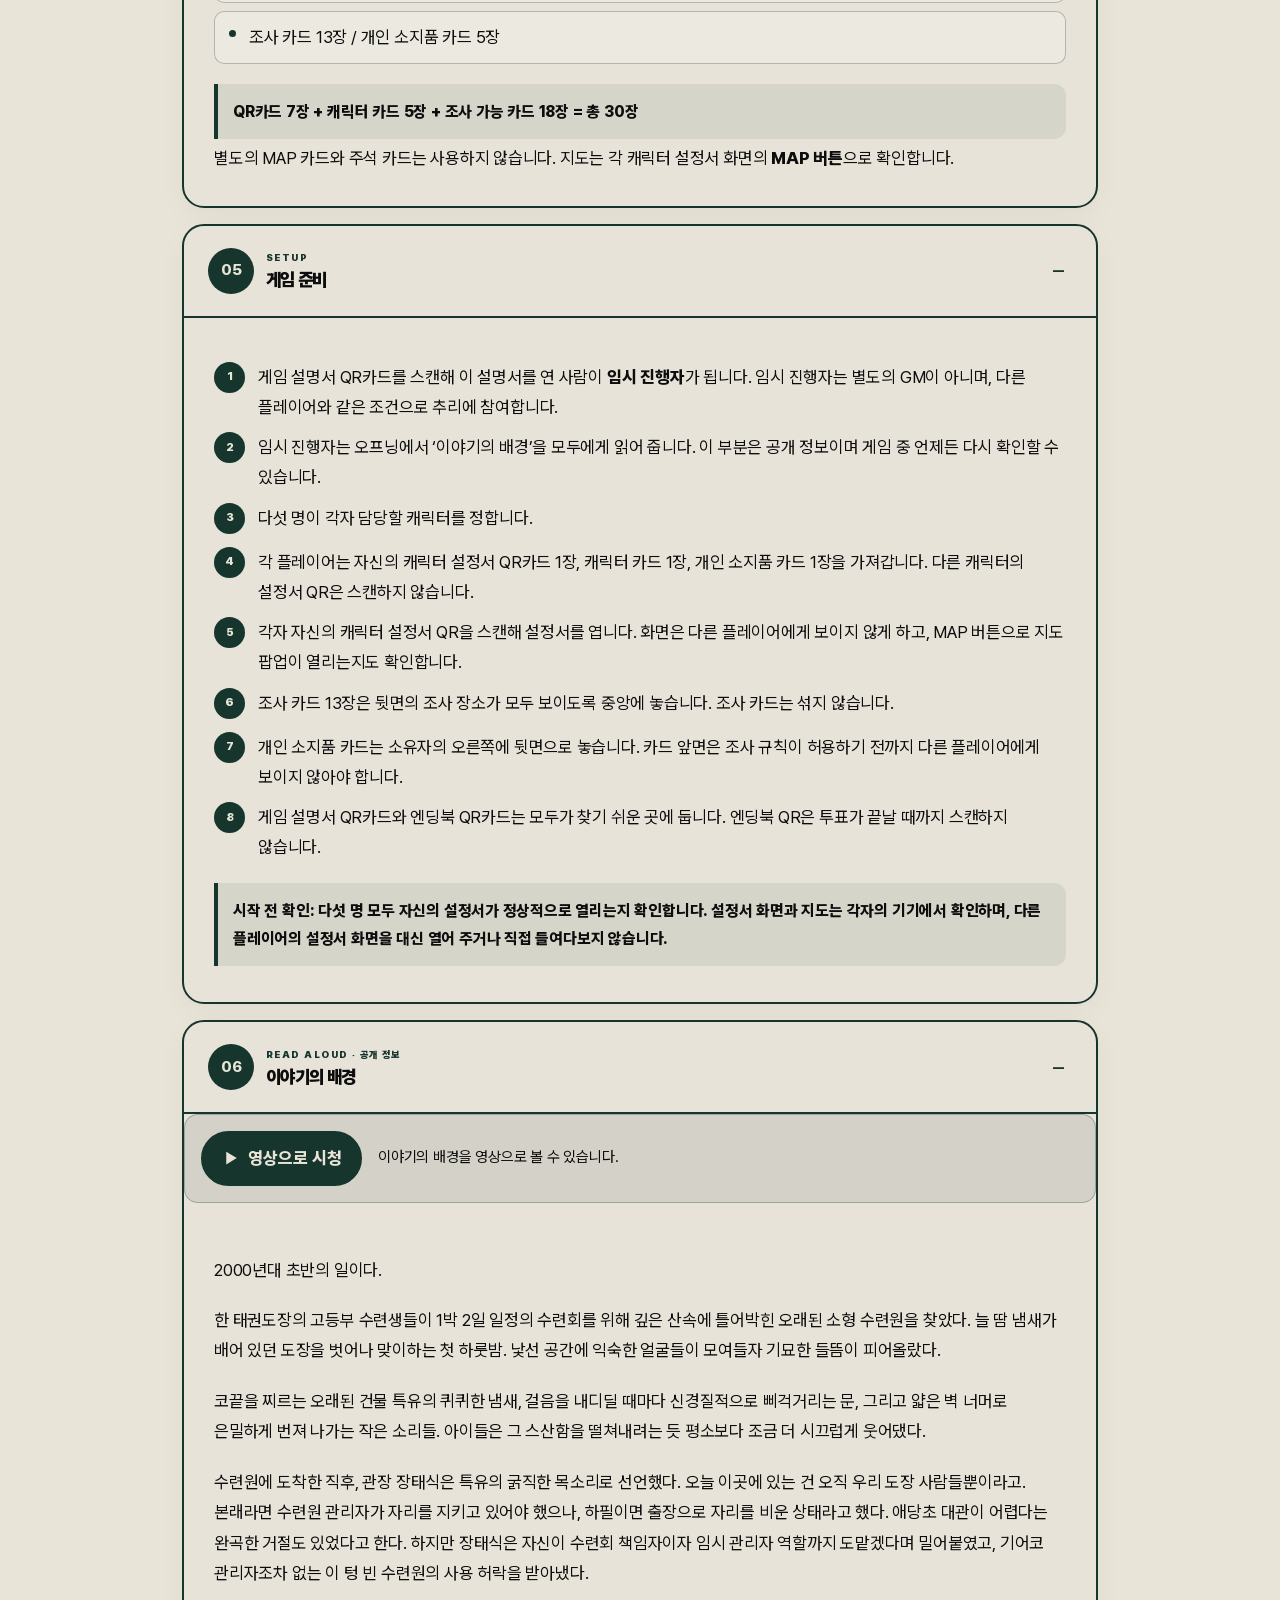
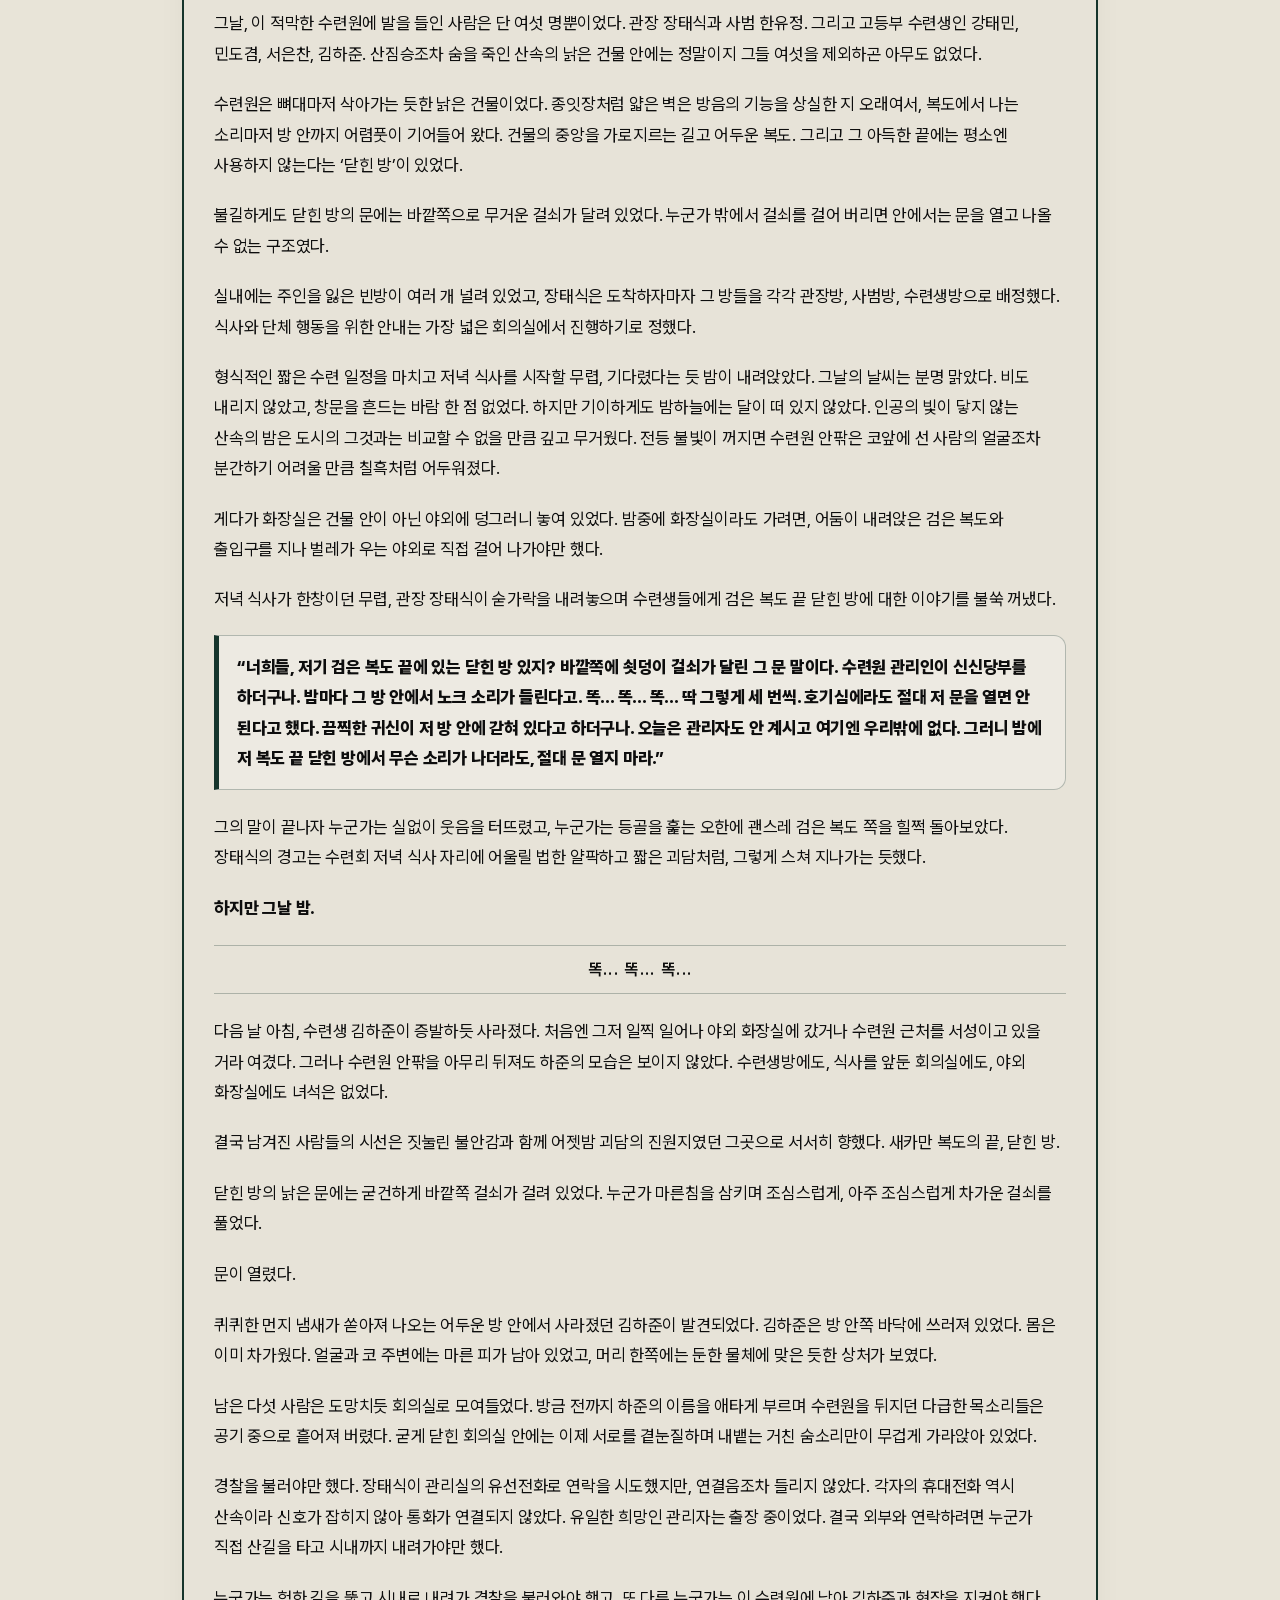
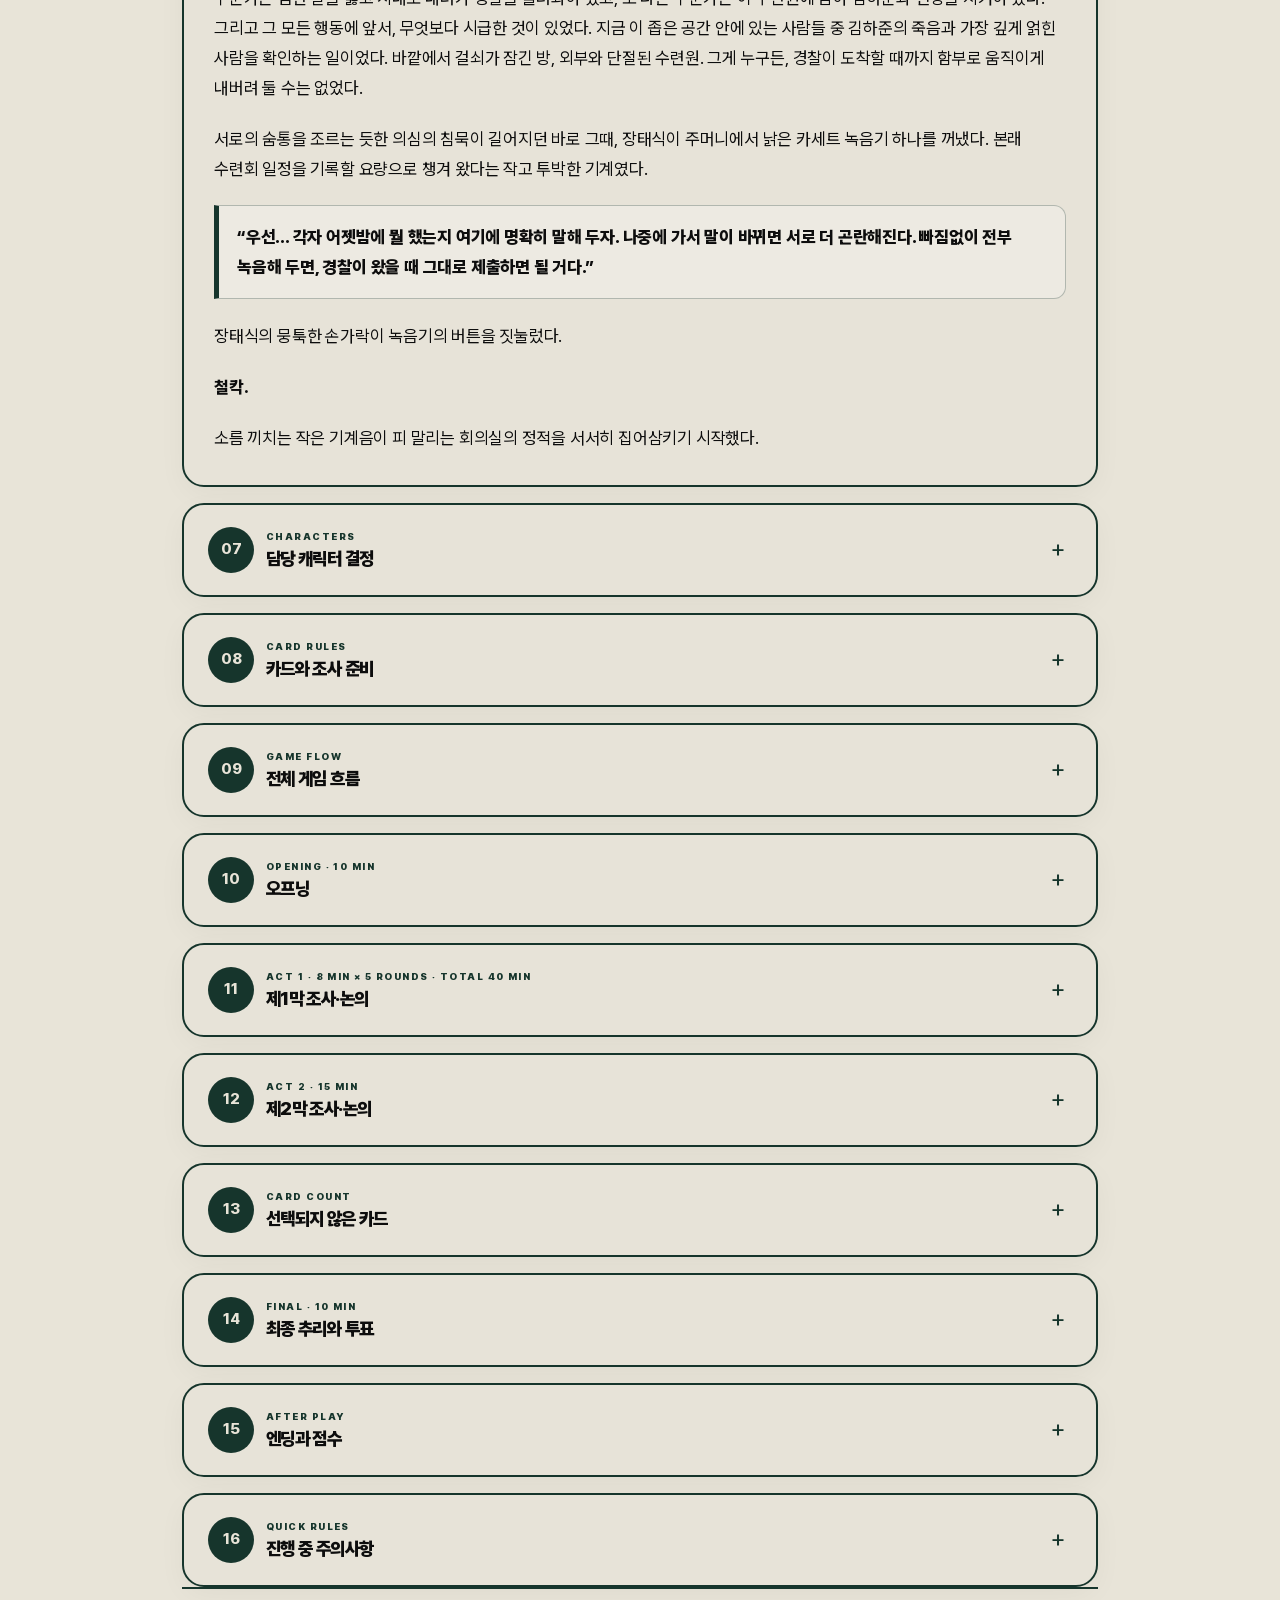
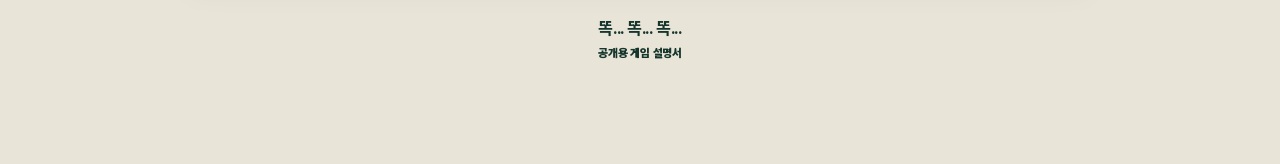
<file: game-guide/index.html>
<!DOCTYPE html>
<html lang="ko">
<head>
  <meta charset="UTF-8">
  <meta name="viewport" content="width=device-width, initial-scale=1, viewport-fit=cover">
  <meta name="theme-color" content="#E8E4D8">
  <meta name="color-scheme" content="light">
  <meta name="robots" content="noindex,nofollow,noarchive,nosnippet">
  <title>똑... 똑... 똑... | 게임 설명서</title>
  <meta name="description" content="5인용 GM 없는 머더 미스터리 《똑... 똑... 똑...》 공개용 모바일 게임 설명서">
  <link rel="stylesheet" href="style.css?v=feedback-20260920">
  <link rel="stylesheet" href="story-video.css?v=20260930-ux3">
</head>
<body>
  <a class="character-return" href="../index.html?from=guide" aria-label="캐릭터 설정서로 돌아가기">← 캐릭터 설정서</a>
  <div class="scroll-progress" aria-hidden="true"><div class="scroll-progress__bar" id="scrollProgress"></div></div>
  <header class="site-header">
    <div class="site-header__inner">
      <div class="brand"><span class="brand__eyebrow">MURDER MYSTERY</span><h1 class="brand__title">똑... 똑... 똑... · 게임 설명서</h1></div>
      <div class="header-actions" aria-label="읽기 설정">
        <button class="icon-button" id="fontDown" type="button" aria-label="글자 크기 줄이기">가−</button>
        <button class="icon-button" id="fontUp" type="button" aria-label="글자 크기 키우기">가＋</button>
        <button class="icon-button" id="menuToggle" type="button" aria-expanded="false" aria-controls="quickNav">목차</button>
      </div>
    </div>
  </header>
  <nav class="quick-nav" id="quickNav" aria-label="빠른 이동"><a href="#murder-mystery">머더 미스터리란?</a>
<a href="#overview">게임 개요</a>
<a href="#content-note">소재 안내</a>
<a href="#components">구성물</a>
<a href="#setup">게임 준비</a>
<a href="#story">이야기의 배경</a>
<a href="#characters">담당 캐릭터 결정</a>
<a href="#cards">카드와 조사 준비</a>
<a href="#flow">전체 게임 흐름</a>
<a href="#opening">오프닝</a>
<a href="#act-one">제1막 조사·논의</a>
<a href="#act-two">제2막 조사·논의</a>
<a href="#remaining">선택되지 않은 카드</a>
<a href="#deduction-vote">최종 추리와 투표</a>
<a href="#ending-score">엔딩과 점수</a>
<a href="#important-rules">진행 중 주의사항</a></nav>
  <main class="page-shell">
    <section class="manual-hero">
      <span class="manual-hero__badge">5인 전용 · GM 없음</span>
      <p class="manual-hero__eyebrow">OFFICIAL GAME MANUAL</p>
      <h2>똑...<br>똑...<br>똑...</h2>
      <p class="manual-hero__subtitle">게임 준비부터 조사, 최종 추리, 투표와 엔딩 확인까지 순서대로 안내합니다.</p>
      <div class="manual-summary">
        <div><span>플레이 인원</span><strong>5명</strong></div>
        <div><span>예상 시간</span><strong>약 90분</strong></div>
        <div><span>진행 방식</span><strong>GM 없음</strong></div>
      </div>
    </section>
    <section class="rules-at-a-glance" aria-labelledby="quickRulesTitle">
      <p class="rule-eyebrow">시작 전 함께 확인</p>
      <h2 id="quickRulesTitle">이 네 가지만은 놓치지 마세요</h2>
      <div class="essential-rule"><strong>! 설정서는 본인만</strong><p>내용은 말로 설명하되 <b>화면·원문 공개와 그대로 낭독은 금지</b>합니다. 단, 지정된 첫 진술은 그대로 읽습니다.</p></div>
      <div class="essential-rule"><strong>제1막은 전체 공개</strong><p>한 사람씩 <b>2장 선택 → 즉시 공개</b>. <mark>8분씩 총 5회</mark>, 공개 카드 <b>총 10장</b>을 채웁니다.</p></div>
      <div class="essential-rule"><strong>제2막은 개인 확인</strong><p>각자 <b>1장 선택</b>. 전원 선택 후 각자만 보고 다시 뒷면으로 둡니다. <b>직접 보여주기·교환·양도·재선택은 금지</b>합니다.</p></div>
      <div class="essential-rule"><strong>시간과 사실의 경계</strong><p>시간 조정은 <b>전원 동의</b>로만 합니다. 자기 비밀은 숨길 수 있지만, <b>공개 카드의 객관적 문구는 부정할 수 없습니다.</b></p></div>
    </section>
    <section class="manual-tools" aria-label="설명서 도구">
      <label class="search-box" for="manualSearch"><span>설명서 검색</span><input id="manualSearch" type="search" placeholder="예: 제2막, 소지품, 동률"></label>
      <div class="tool-buttons"><button id="expandAll" type="button">전체 펼치기</button><button id="collapseAll" type="button">전체 접기</button></div>
      <p class="search-status" id="searchStatus" aria-live="polite"></p>
    </section>
    <section class="important-note">
      <strong>플레이어 공개용 · 스포일러 없음</strong>
      <p>캐릭터별 행동, 소지품의 실제 내용, 핵심 비밀, 사건의 진상은 이 설명서에 포함되어 있지 않습니다.</p>
    </section>
    <div id="manualSections">
      <article class="manual-section" id="murder-mystery">
        <button class="section-toggle" type="button" aria-expanded="true" aria-controls="murder-mystery-content">
          <span class="section-number">01</span>
          <span class="section-title-group">
            <span class="section-kicker">BEFORE PLAY</span>
            <span class="section-title">머더 미스터리란?</span>
          </span>
          <span class="toggle-mark" aria-hidden="true">−</span>
        </button>
        <div class="section-content" id="murder-mystery-content">
          <div class="prose">
        <p>머더 미스터리는 플레이어가 사건의 관계자가 되어, 서로 다른 정보와 비밀을 바탕으로 사망 사건의 진상을 추리하는 대화형 게임입니다.</p>
        <p>각 플레이어는 진실을 밝히는 동시에 자신의 비밀과 목적을 지켜야 합니다. 침묵, 부인, 축소, 왜곡은 허용됩니다. 다만 아래의 경계는 지켜야 합니다.</p>
        <ul class="manual-list">
          <li>자신의 설정서에 적힌 사실을 숨기거나 다르게 말할 수 있습니다.</li>
          <li>공개된 단서의 의미를 다르게 해석하거나 의심할 수 있습니다.</li>
          <li>존재하지 않는 인물, 장소, 물건, 사건을 새로 만들어 낼 수 없습니다.</li>
          <li>공개된 카드에 적힌 객관적 사실 자체를 없던 일이라고 주장할 수 없습니다.</li>
          <li>캐릭터 설정서 화면과 카드는 말로 설명할 수 있지만, 규칙이 허용한 경우 외에는 다른 사람에게 직접 보여줄 수 없습니다.</li>
        </ul>
        <div class="rule-callout">핵심은 말을 잘 꾸미는 데 있지 않습니다. 무엇을 말하고, 무엇을 숨기며, 다른 사람의 말과 단서를 어떻게 연결할지 판단하는 데 있습니다.</div></div>
        </div>
      </article>

      <article class="manual-section" id="overview">
        <button class="section-toggle" type="button" aria-expanded="true" aria-controls="overview-content">
          <span class="section-number">02</span>
          <span class="section-title-group">
            <span class="section-kicker">OVERVIEW</span>
            <span class="section-title">게임 개요</span>
          </span>
          <span class="toggle-mark" aria-hidden="true">−</span>
        </button>
        <div class="section-content" id="overview-content">
          <div class="prose">
        <p>《똑... 똑... 똑...》은 <strong>5인 전용, GM 없는</strong> 머더 미스터리입니다.</p>
        <p>무대는 2000년대 초, 깊은 산속의 낡은 소형 수련원입니다. 플레이어들은 태권도장 수련회에 참가한 다섯 관계자가 되어, 검은 복도 끝 ‘닫힌 방’에서 발견된 김하준의 죽음을 추리해야 합니다.</p>
</div>
        </div>
      </article>

      <article class="manual-section" id="content-note">
        <button class="section-toggle" type="button" aria-expanded="true" aria-controls="content-note-content">
          <span class="section-number">03</span>
          <span class="section-title-group">
            <span class="section-kicker">CONTENT NOTE</span>
            <span class="section-title">소재 안내</span>
          </span>
          <span class="toggle-mark" aria-hidden="true">−</span>
        </button>
        <div class="section-content" id="content-note-content">
          <div class="prose">
        <p>모든 내용은 허구이며 실제 인물, 사건, 장소와 관련이 없습니다. 플레이 중 특정 소재가 불편하게 느껴질 경우, 플레이어끼리 잠시 멈추고 진행 방식을 조정해 주세요. 이 게임의 목적은 불편함을 견디게 하는 것이 아니라, 안전한 자리에서 허구의 사건을 함께 추리하는 것입니다.</p></div>
        </div>
      </article>

      <article class="manual-section" id="components">
        <button class="section-toggle" type="button" aria-expanded="true" aria-controls="components-content">
          <span class="section-number">04</span>
          <span class="section-title-group">
            <span class="section-kicker">COMPONENTS</span>
            <span class="section-title">구성물</span>
          </span>
          <span class="toggle-mark" aria-hidden="true">−</span>
        </button>
        <div class="section-content" id="components-content">
          <div class="prose">
        <ul class="manual-list">
          <li>게임 설명서 QR카드 1장</li>
          <li>엔딩북 QR카드 1장</li>
          <li>캐릭터 설정서 QR카드 5장: 캐릭터당 1장</li>
          <li>캐릭터 카드 5장: 첫 진술 요약 수록</li>
          <li>조사 카드 13장 / 개인 소지품 카드 5장</li>
        </ul>
        <div class="rule-callout"><strong>QR카드 7장 + 캐릭터 카드 5장 + 조사 가능 카드 18장 = 총 30장</strong></div>
        <p>별도의 MAP 카드와 주석 카드는 사용하지 않습니다. 지도는 각 캐릭터 설정서 화면의 <strong>MAP 버튼</strong>으로 확인합니다.</p></div>
        </div>
      </article>

      <article class="manual-section" id="setup">
        <button class="section-toggle" type="button" aria-expanded="true" aria-controls="setup-content">
          <span class="section-number">05</span>
          <span class="section-title-group">
            <span class="section-kicker">SETUP</span>
            <span class="section-title">게임 준비</span>
          </span>
          <span class="toggle-mark" aria-hidden="true">−</span>
        </button>
        <div class="section-content" id="setup-content">
          <div class="prose">
        <ol class="numbered-list">
          <li>게임 설명서 QR카드를 스캔해 이 설명서를 연 사람이 <strong>임시 진행자</strong>가 됩니다. 임시 진행자는 별도의 GM이 아니며, 다른 플레이어와 같은 조건으로 추리에 참여합니다.</li>
          <li>임시 진행자는 오프닝에서 ‘이야기의 배경’을 모두에게 읽어 줍니다. 이 부분은 공개 정보이며 게임 중 언제든 다시 확인할 수 있습니다.</li>
          <li>다섯 명이 각자 담당할 캐릭터를 정합니다.</li>
          <li>각 플레이어는 자신의 캐릭터 설정서 QR카드 1장, 캐릭터 카드 1장, 개인 소지품 카드 1장을 가져갑니다. 다른 캐릭터의 설정서 QR은 스캔하지 않습니다.</li>
          <li>각자 자신의 캐릭터 설정서 QR을 스캔해 설정서를 엽니다. 화면은 다른 플레이어에게 보이지 않게 하고, MAP 버튼으로 지도 팝업이 열리는지도 확인합니다.</li>
          <li>조사 카드 13장은 뒷면의 조사 장소가 모두 보이도록 중앙에 놓습니다. 조사 카드는 섞지 않습니다.</li>
          <li>개인 소지품 카드는 소유자의 오른쪽에 뒷면으로 놓습니다. 카드 앞면은 조사 규칙이 허용하기 전까지 다른 플레이어에게 보이지 않아야 합니다.</li>
          <li>게임 설명서 QR카드와 엔딩북 QR카드는 모두가 찾기 쉬운 곳에 둡니다. 엔딩북 QR은 투표가 끝날 때까지 스캔하지 않습니다.</li>
        </ol>
        <div class="rule-callout"><strong>시작 전 확인:</strong> 다섯 명 모두 자신의 설정서가 정상적으로 열리는지 확인합니다. 설정서 화면과 지도는 각자의 기기에서 확인하며, 다른 플레이어의 설정서 화면을 대신 열어 주거나 직접 들여다보지 않습니다.</div></div>
        </div>
      </article>

      <article class="manual-section" id="story">
        <button class="section-toggle" type="button" aria-expanded="true" aria-controls="story-content">
          <span class="section-number">06</span>
          <span class="section-title-group">
            <span class="section-kicker">READ ALOUD · 공개 정보</span>
            <span class="section-title">이야기의 배경</span>
          </span>
          <span class="toggle-mark" aria-hidden="true">−</span>
        </button>
        <div class="section-content" id="story-content">
          <div class="story-video-entry">
            <button class="story-video-open" id="storyVideoOpen" type="button" aria-haspopup="dialog" aria-controls="storyVideoModal" aria-expanded="false">
              <svg width="18" height="18" viewBox="0 0 24 24" fill="currentColor" aria-hidden="true"><path d="M7 3.5v17L21 12z"/></svg>
              영상으로 시청
            </button>
            <p>이야기의 배경을 영상으로 볼 수 있습니다.</p>
          </div>
          <div class="prose">
        <div class="story">
          <p>2000년대 초반의 일이다.</p>
          <p>한 태권도장의 고등부 수련생들이 1박 2일 일정의 수련회를 위해 깊은 산속에 틀어박힌 오래된 소형 수련원을 찾았다. 늘 땀 냄새가 배어 있던 도장을 벗어나 맞이하는 첫 하룻밤. 낯선 공간에 익숙한 얼굴들이 모여들자 기묘한 들뜸이 피어올랐다.</p>
          <p>코끝을 찌르는 오래된 건물 특유의 퀴퀴한 냄새, 걸음을 내디딜 때마다 신경질적으로 삐걱거리는 문, 그리고 얇은 벽 너머로 은밀하게 번져 나가는 작은 소리들. 아이들은 그 스산함을 떨쳐내려는 듯 평소보다 조금 더 시끄럽게 웃어댔다.</p>
          <p>수련원에 도착한 직후, 관장 장태식은 특유의 굵직한 목소리로 선언했다. 오늘 이곳에 있는 건 오직 우리 도장 사람들뿐이라고. 본래라면 수련원 관리자가 자리를 지키고 있어야 했으나, 하필이면 출장으로 자리를 비운 상태라고 했다. 애당초 대관이 어렵다는 완곡한 거절도 있었다고 한다. 하지만 장태식은 자신이 수련회 책임자이자 임시 관리자 역할까지 도맡겠다며 밀어붙였고, 기어코 관리자조차 없는 이 텅 빈 수련원의 사용 허락을 받아냈다.</p>
          <p>그날, 이 적막한 수련원에 발을 들인 사람은 단 여섯 명뿐이었다. 관장 장태식과 사범 한유정. 그리고 고등부 수련생인 강태민, 민도겸, 서은찬, 김하준. 산짐승조차 숨을 죽인 산속의 낡은 건물 안에는 정말이지 그들 여섯을 제외하곤 아무도 없었다.</p>
          <p>수련원은 뼈대마저 삭아가는 듯한 낡은 건물이었다. 종잇장처럼 얇은 벽은 방음의 기능을 상실한 지 오래여서, 복도에서 나는 소리마저 방 안까지 어렴풋이 기어들어 왔다. 건물의 중앙을 가로지르는 길고 어두운 복도. 그리고 그 아득한 끝에는 평소엔 사용하지 않는다는 ‘닫힌 방’이 있었다.</p>
          <p>불길하게도 닫힌 방의 문에는 바깥쪽으로 무거운 걸쇠가 달려 있었다. 누군가 밖에서 걸쇠를 걸어 버리면 안에서는 문을 열고 나올 수 없는 구조였다.</p>
          <p>실내에는 주인을 잃은 빈방이 여러 개 널려 있었고, 장태식은 도착하자마자 그 방들을 각각 관장방, 사범방, 수련생방으로 배정했다. 식사와 단체 행동을 위한 안내는 가장 넓은 회의실에서 진행하기로 정했다.</p>
          <p>형식적인 짧은 수련 일정을 마치고 저녁 식사를 시작할 무렵, 기다렸다는 듯 밤이 내려앉았다. 그날의 날씨는 분명 맑았다. 비도 내리지 않았고, 창문을 흔드는 바람 한 점 없었다. 하지만 기이하게도 밤하늘에는 달이 떠 있지 않았다. 인공의 빛이 닿지 않는 산속의 밤은 도시의 그것과는 비교할 수 없을 만큼 깊고 무거웠다. 전등 불빛이 꺼지면 수련원 안팎은 코앞에 선 사람의 얼굴조차 분간하기 어려울 만큼 칠흑처럼 어두워졌다.</p>
          <p>게다가 화장실은 건물 안이 아닌 야외에 덩그러니 놓여 있었다. 밤중에 화장실이라도 가려면, 어둠이 내려앉은 검은 복도와 출입구를 지나 벌레가 우는 야외로 직접 걸어 나가야만 했다.</p>
          <p>저녁 식사가 한창이던 무렵, 관장 장태식이 숟가락을 내려놓으며 수련생들에게 검은 복도 끝 닫힌 방에 대한 이야기를 불쑥 꺼냈다.</p>
          <blockquote>“너희들, 저기 검은 복도 끝에 있는 닫힌 방 있지? 바깥쪽에 쇳덩이 걸쇠가 달린 그 문 말이다. 수련원 관리인이 신신당부를 하더구나. 밤마다 그 방 안에서 노크 소리가 들린다고. 똑... 똑... 똑... 딱 그렇게 세 번씩. 호기심에라도 절대 저 문을 열면 안 된다고 했다. 끔찍한 귀신이 저 방 안에 갇혀 있다고 하더구나. 오늘은 관리자도 안 계시고 여기엔 우리밖에 없다. 그러니 밤에 저 복도 끝 닫힌 방에서 무슨 소리가 나더라도, 절대 문 열지 마라.”</blockquote>
          <p>그의 말이 끝나자 누군가는 실없이 웃음을 터뜨렸고, 누군가는 등골을 훑는 오한에 괜스레 검은 복도 쪽을 힐쩍 돌아보았다. 장태식의 경고는 수련회 저녁 식사 자리에 어울릴 법한 얄팍하고 짧은 괴담처럼, 그렇게 스쳐 지나가는 듯했다.</p>
          <p><strong>하지만 그날 밤.</strong></p>
          <p class="story-knock" aria-label="똑. 똑. 똑.">똑... 똑... 똑...</p>
          <p>다음 날 아침, 수련생 김하준이 증발하듯 사라졌다. 처음엔 그저 일찍 일어나 야외 화장실에 갔거나 수련원 근처를 서성이고 있을 거라 여겼다. 그러나 수련원 안팎을 아무리 뒤져도 하준의 모습은 보이지 않았다. 수련생방에도, 식사를 앞둔 회의실에도, 야외 화장실에도 녀석은 없었다.</p>
          <p>결국 남겨진 사람들의 시선은 짓눌린 불안감과 함께 어젯밤 괴담의 진원지였던 그곳으로 서서히 향했다. 새카만 복도의 끝, 닫힌 방.</p>
          <p>닫힌 방의 낡은 문에는 굳건하게 바깥쪽 걸쇠가 걸려 있었다. 누군가 마른침을 삼키며 조심스럽게, 아주 조심스럽게 차가운 걸쇠를 풀었다.</p>
          <p>문이 열렸다.</p>
          <p>퀴퀴한 먼지 냄새가 쏟아져 나오는 어두운 방 안에서 사라졌던 김하준이 발견되었다. 김하준은 방 안쪽 바닥에 쓰러져 있었다. 몸은 이미 차가웠다. 얼굴과 코 주변에는 마른 피가 남아 있었고, 머리 한쪽에는 둔한 물체에 맞은 듯한 상처가 보였다.</p>
          <p>남은 다섯 사람은 도망치듯 회의실로 모여들었다. 방금 전까지 하준의 이름을 애타게 부르며 수련원을 뒤지던 다급한 목소리들은 공기 중으로 흩어져 버렸다. 굳게 닫힌 회의실 안에는 이제 서로를 곁눈질하며 내뱉는 거친 숨소리만이 무겁게 가라앉아 있었다.</p>
          <p>경찰을 불러야만 했다. 장태식이 관리실의 유선전화로 연락을 시도했지만, 연결음조차 들리지 않았다. 각자의 휴대전화 역시 산속이라 신호가 잡히지 않아 통화가 연결되지 않았다. 유일한 희망인 관리자는 출장 중이었다. 결국 외부와 연락하려면 누군가 직접 산길을 타고 시내까지 내려가야만 했다.</p>
          <p>누군가는 험한 길을 뚫고 시내로 내려가 경찰을 불러와야 했고, 또 다른 누군가는 이 수련원에 남아 김하준과 현장을 지켜야 했다. 그리고 그 모든 행동에 앞서, 무엇보다 시급한 것이 있었다. 지금 이 좁은 공간 안에 있는 사람들 중 김하준의 죽음과 가장 깊게 얽힌 사람을 확인하는 일이었다. 바깥에서 걸쇠가 잠긴 방, 외부와 단절된 수련원. 그게 누구든, 경찰이 도착할 때까지 함부로 움직이게 내버려 둘 수는 없었다.</p>
          <p>서로의 숨통을 조르는 듯한 의심의 침묵이 길어지던 바로 그때, 장태식이 주머니에서 낡은 카세트 녹음기 하나를 꺼냈다. 본래 수련회 일정을 기록할 요량으로 챙겨 왔다는 작고 투박한 기계였다.</p>
          <blockquote>“우선... 각자 어젯밤에 뭘 했는지 여기에 명확히 말해 두자. 나중에 가서 말이 바뀌면 서로 더 곤란해진다. 빠짐없이 전부 녹음해 두면, 경찰이 왔을 때 그대로 제출하면 될 거다.”</blockquote>
          <p>장태식의 뭉툭한 손가락이 녹음기의 버튼을 짓눌렀다.</p>
          <p><strong>철칵.</strong></p>
          <p>소름 끼치는 작은 기계음이 피 말리는 회의실의 정적을 서서히 집어삼키기 시작했다.</p>
        </div></div>
        </div>
      </article>

      <article class="manual-section" id="characters">
        <button class="section-toggle" type="button" aria-expanded="false" aria-controls="characters-content">
          <span class="section-number">07</span>
          <span class="section-title-group">
            <span class="section-kicker">CHARACTERS</span>
            <span class="section-title">담당 캐릭터 결정</span>
          </span>
          <span class="toggle-mark" aria-hidden="true">+</span>
        </button>
        <div class="section-content" id="characters-content" hidden>
          <div class="prose">
        <p>아래 다섯 캐릭터 중 각자 한 명을 담당합니다. 희망 캐릭터가 겹치면 상의하여 정하고, 합의가 어렵다면 무작위로 정합니다.</p>
        <ul class="manual-list">
          <li><strong>강태민</strong> / 남성 / 18세 / 태권도장 수련생 / 분위기를 주도하는 고등부 수련생</li>
          <li><strong>민도겸</strong> / 남성 / 18세 / 태권도장 수련생 / 중심 인물의 곁에서 조용히 분위기를 따르는 학생</li>
          <li><strong>서은찬</strong> / 남성 / 17세 / 태권도장 수련생 / 불안이 많고 주변의 눈치를 빠르게 읽는 학생</li>
          <li><strong>한유정</strong> / 여성 / 28세 / 태권도장 사범 / 수련생들을 가장 가까이에서 지도하는 사람</li>
          <li><strong>장태식</strong> / 남성 / 45세 / 태권도장 관장 / 수련회와 시설 안전을 책임진 인솔자</li>
        </ul></div>
        </div>
      </article>

      <article class="manual-section" id="cards">
        <button class="section-toggle" type="button" aria-expanded="false" aria-controls="cards-content">
          <span class="section-number">08</span>
          <span class="section-title-group">
            <span class="section-kicker">CARD RULES</span>
            <span class="section-title">카드와 조사 준비</span>
          </span>
          <span class="toggle-mark" aria-hidden="true">+</span>
        </button>
        <div class="section-content" id="cards-content" hidden>
          <div class="prose">
        <h3>게임 설명서·엔딩북 QR카드</h3><p>게임 설명서 QR은 진행 중 누구나 다시 스캔할 수 있습니다. 엔딩북 QR은 투표가 끝난 뒤에만 스캔합니다.</p>
        <h3>캐릭터 설정서 QR카드</h3><p>각 플레이어는 자신의 QR만 스캔해 모바일 설정서를 확인합니다. 설정서는 언제든 다시 읽을 수 있지만 화면을 다른 사람에게 직접 보여줄 수 없습니다. 지도는 설정서 상단의 MAP 버튼으로 각자 확인합니다. 지도 자체는 공개 정보지만, 설정서 화면 전체를 다른 사람에게 보여주는 것은 금지합니다. 지도는 시설의 연결 관계를 나타내는 도식이므로 실외 시설 사이의 정확한 거리와 방위는 추리 근거로 사용하지 않습니다.</p>
        <h3>캐릭터 카드</h3><p>오프닝에서 카드에 적힌 첫 진술 요약을 읽을 때 사용합니다. 요약문은 문장을 바꾸지 말고 그대로 읽습니다.</p>
        <h3>개인 소지품 카드</h3><p>소유자만 언제든 앞면을 개인적으로 확인할 수 있으며, 확인 뒤에는 다시 뒷면으로 놓습니다. 조사 대상으로 선택되기 전에는 카드 앞면을 공개하거나 다른 사람에게 보여줄 수 없습니다. 소지품의 내용을 말로 설명하거나 숨기거나 왜곡하는 것은 가능합니다.</p>
        <h3>조사 카드</h3><p>뒷면에는 조사할 장소나 대상의 이름만 적혀 있고, 카드 내용은 앞면에만 있습니다. 섞지 않고 모든 플레이어가 원하는 조사 대상을 고를 수 있도록 펼쳐 놓습니다.</p>
        <div class="rule-callout"><strong>조사 카드 13장 + 개인 소지품 카드 5장 = 조사 가능 카드 18장</strong><br>QR카드와 캐릭터 카드는 조사 대상으로 선택하지 않습니다.</div>
        <h3 class="step-heading">공개·비공개 규칙 한눈에 보기</h3>
        <div class="rule-stage-grid" aria-label="제1막과 제2막 카드 규칙 비교">
          <section class="rule-stage-card">
            <span>제1막 · 5회</span>
            <strong>담당자마다 2장 선택</strong>
            <ul>
              <li>조사 카드 2장</li>
              <li>또는 조사 카드 1장 + 타인 소지품 1장</li>
              <li>선택 즉시 모두에게 앞면 공개</li>
              <li>중앙에 앞면으로 보관 · 총 10장</li>
            </ul>
          </section>
          <section class="rule-stage-card rule-stage-card--private">
            <span>제2막 · 1회</span>
            <strong>플레이어마다 1장 선택</strong>
            <ul>
              <li>남은 조사 카드 또는 타인 소지품 1장</li>
              <li>자기 소지품 선택 금지</li>
              <li>전원 선택 후 각자만 앞면 확인</li>
              <li>다시 뒷면으로 개인 보관 · 총 5장</li>
            </ul>
          </section>
        </div></div>
        </div>
      </article>

      <article class="manual-section" id="flow">
        <button class="section-toggle" type="button" aria-expanded="false" aria-controls="flow-content">
          <span class="section-number">09</span>
          <span class="section-title-group">
            <span class="section-kicker">GAME FLOW</span>
            <span class="section-title">전체 게임 흐름</span>
          </span>
          <span class="toggle-mark" aria-hidden="true">+</span>
        </button>
        <div class="section-content" id="flow-content" hidden>
          <div class="prose">
        <div class="flow-box flow-box--timeline">
          <span>오프닝 <strong>10분</strong><br><small>배경·캐릭터 설정서 읽기</small></span><span class="flow-box__act-one">제1막 조사 / 논의 <strong>40분</strong><small>8분 × 5회 · 5회 모두 진행</small></span><span>제2막 조사 / 논의 <strong>15분</strong></span><span>최종 추리 <strong>5분</strong></span><span>투표 <strong>5분</strong></span><span>엔딩 확인 <strong>10분</strong></span><span>점수 계산 <strong>5분</strong></span>
        </div>
        <p>전체 예상 시간은 약 90분입니다. 제한 시간은 긴장을 위한 기준이며, 전원이 동의하면 조금 조정할 수 있습니다.</p></div>
        </div>
      </article>

      <article class="manual-section" id="opening">
        <button class="section-toggle" type="button" aria-expanded="false" aria-controls="opening-content">
          <span class="section-number">10</span>
          <span class="section-title-group">
            <span class="section-kicker">OPENING · 10 MIN</span>
            <span class="section-title">오프닝</span>
          </span>
          <span class="toggle-mark" aria-hidden="true">+</span>
        </button>
        <div class="section-content" id="opening-content" hidden>
          <div class="prose">
        <ol class="numbered-list">
          <li>임시 진행자가 ‘이야기의 배경’을 읽어 준 뒤, 각자 자신의 캐릭터 설정서 QR을 스캔해 모바일 설정서를 조용히 읽습니다.</li>
          <li><mark><b>설정서 화면·원문 공개와 그대로 낭독은 금지</b></mark>합니다. 단, 아래의 첫 진술은 예외입니다.</li>
          <li>설정서 확인이 끝나면 캐릭터 카드에 적힌 첫 진술 요약을 순서대로 읽습니다.</li>
          <li>첫 진술 요약은 김하준의 시신이 발견된 직후, 각 인물이 녹음기 앞에서 한 공개 진술입니다. 문장을 바꾸지 않습니다.</li>
          <li>모든 첫 진술이 끝나면 제1막 <strong>1회차</strong>를 시작합니다.</li>
        </ol></div>
        </div>
      </article>

      <article class="manual-section" id="act-one">
        <button class="section-toggle" type="button" aria-expanded="false" aria-controls="act-one-content">
          <span class="section-number">11</span>
          <span class="section-title-group">
            <span class="section-kicker">ACT 1 · 8 MIN × 5 ROUNDS · TOTAL 40 MIN</span>
            <span class="section-title">제1막 조사·논의</span>
          </span>
          <span class="toggle-mark" aria-hidden="true">+</span>
        </button>
        <div class="section-content" id="act-one-content" hidden>
          <div class="prose">
        <div class="act-one-alert" role="note" aria-label="제1막 반복 진행 안내">
          <strong>한 번만 진행하고 제2막으로 넘어가지 마세요.</strong>
          <span>아래의 <b>8분짜리 조사·논의를 담당자를 바꾸며 총 5회 반복</b>합니다. 제1막 전체 시간은 총 40분입니다.</span>
        </div>
        <div class="investigable-definition" role="note" aria-label="제1막 조사 가능 카드 정의">
          <strong>중요 · 조사 가능 카드는 두 종류입니다.</strong>
          <span><b>조사 카드 13장 + 개인 소지품 카드 5장</b>을 모두 포함합니다. ‘조사’라고 적혀 있어도 조사 카드만을 뜻하지 않습니다.</span>
        </div>

        <h3 class="step-heading">제1막 전체 5회차</h3>
        <div class="round-repeat-grid" aria-label="제1막 1회차부터 5회차까지">
          <div class="round-repeat-item"><strong>1회차</strong><span>8분</span></div>
          <div class="round-repeat-item"><strong>2회차</strong><span>8분</span></div>
          <div class="round-repeat-item"><strong>3회차</strong><span>8분</span></div>
          <div class="round-repeat-item"><strong>4회차</strong><span>8분</span></div>
          <div class="round-repeat-item"><strong>5회차</strong><span>8분</span></div>
        </div>
        <p class="round-repeat-caption">첫 조사 담당자를 정한 뒤, 매 회차가 끝날 때마다 시계 방향의 다음 플레이어가 담당합니다. 다섯 명 모두 한 번씩 담당해야 합니다.</p>

<div class="rule-alert rule-alert--timer" role="note"><strong>타이머 · 선택과 공개도 8분 안에</strong><p>담당자를 확인한 뒤 <b>카드를 고르기 전에 8분 타이머를 시작</b>합니다. 카드 선택·공개·논의를 합쳐 한 회차입니다. <b>공개 뒤 새로 8분을 재지 않습니다.</b></p><p>시간을 줄이거나 늘리려면 <b>전원 동의</b>가 필요합니다. 일찍 마쳐도 <b>담당자 교대와 총 5회 진행</b>은 생략하지 않습니다.</p></div>
        <h3 class="step-heading">한 회차 8분의 진행 순서</h3>
        <ol class="round-flow-list">
          <li><span class="flow-number" aria-hidden="true">1</span><span class="flow-text">이번 회차의 조사 담당자를 확인하고 <b>8분 타이머를 시작</b>합니다.</span></li>
          <li><span class="flow-number" aria-hidden="true">2</span><span class="flow-text">조사 담당자가 조사 카드와 개인 소지품 카드를 모두 포함한 조사 가능 카드 중 2장을 선택합니다.</span></li>
          <li><span class="flow-number" aria-hidden="true">3</span><span class="flow-text">선택한 두 카드를 <b>즉시 전체 공개</b>합니다.</span></li>
          <li><span class="flow-number" aria-hidden="true">4</span><span class="flow-text">8분 중 남은 시간 동안 자유롭게 논의합니다.</span></li>
          <li><span class="flow-number" aria-hidden="true">5</span><span class="flow-text">8분이 끝나면 다음 담당자로 바꾸어 새 회차를 시작합니다.</span></li>
        </ol>
        <p>각 조사 담당자는 아직 전체 공개되지 않은 조사 가능 카드 2장을 고릅니다. 여기에는 <strong>조사 카드뿐 아니라 개인 소지품 카드도 포함</strong>됩니다.</p>
        <ul class="manual-list">
          <li>조사 카드 2장을 선택할 수 있습니다.</li>
          <li>조사 카드 1장과 다른 사람의 개인 소지품 카드 1장을 선택할 수 있습니다.</li>
          <li><b>개인 소지품 카드 2장 동시 선택은 금지</b>합니다.</li>
          <li><b>자신의 개인 소지품은 선택할 수 없습니다.</b></li>
        </ul>
        <p>선택한 두 카드는 즉시 전체 공개합니다. 공개된 카드는 테이블 중앙에 앞면으로 놓고 누구나 다시 확인할 수 있게 둡니다.</p>
        <p>카드 공개 뒤 남은 시간 동안 자유롭게 논의합니다. 공개 단서, 첫 진술, 서로의 말에 드러난 모순을 연결해 사건을 추리합니다.</p></div>
        <div class="act-one-exit" role="note">
          <strong>제2막으로 넘어가기 전 반드시 확인</strong>
          <span>① 5회차까지 모두 종료&nbsp;&nbsp; ② 다섯 명 모두 조사 담당 완료&nbsp;&nbsp; ③ 공개 카드 총 10장</span>
          <b>세 조건이 모두 충족되어야 제2막으로 이동합니다.</b>
        </div>
        </div>
      </article>

      <article class="manual-section" id="act-two">
        <button class="section-toggle" type="button" aria-expanded="false" aria-controls="act-two-content">
          <span class="section-number">12</span>
          <span class="section-title-group">
            <span class="section-kicker">ACT 2 · 15 MIN</span>
            <span class="section-title">제2막 조사·논의</span>
          </span>
          <span class="toggle-mark" aria-hidden="true">+</span>
        </button>
        <div class="section-content" id="act-two-content" hidden>
          <div class="prose">
        <div class="rule-callout"><strong>제1막 5회차를 모두 마치고, 전체 공개 카드가 총 10장인지 확인한 뒤 제2막을 시작합니다.</strong></div>
        <div class="rule-alert rule-alert--private" role="note"><strong>! 제2막은 카드 앞면 공개 금지</strong><p><b>말로 설명·은폐·왜곡은 가능</b>하지만, 원문을 직접 보여줄 수는 없습니다. <b>교환·양도·재선택도 금지</b>합니다.</p><p><b>15분에는 카드 선택·개인 확인·논의가 모두 포함</b>됩니다. 첫 사람이 카드를 고르기 전에 타이머를 시작합니다.</p></div>
        <div class="investigable-definition" role="note" aria-label="제2막 조사 가능 카드 정의">
          <strong>제2막도 조사 카드만 선택하는 것이 아닙니다.</strong>
          <span>남은 <b>조사 카드와 개인 소지품 카드를 합친 조사 가능 카드</b> 중에서 각자 1장씩 선택합니다.</span>
        </div>
        <ol class="numbered-list">
          <li>첫 조사 담당자부터 시계 방향으로 아직 선택되지 않은 조사 카드 또는 다른 플레이어의 개인 소지품 카드 중 1장을 골라 자기 앞에 뒷면으로 가져옵니다. 자신의 개인 소지품 카드는 선택할 수 없습니다.</li>
          <li>앞선 플레이어가 가져간 카드는 다시 선택할 수 없습니다. 선택을 마친 뒤에는 카드의 교환·양도·재선택도 할 수 없습니다.</li>
          <li>다섯 명의 선택이 모두 끝난 뒤, 각자 자신이 가져온 카드 앞면을 개인적으로 확인합니다.</li>
          <li>확인한 카드는 다시 뒷면으로 뒤집어 자기 앞에 보관합니다.</li>
          <li>가져온 카드는 전체 공개하거나 다른 플레이어에게 직접 보여줄 수 없습니다.</li>
          <li>카드 내용을 말로 설명하는 것은 가능합니다. 전부 또는 일부만 말하거나, 숨기거나 왜곡하거나 거짓말할 수도 있습니다. 다른 플레이어가 카드 원문을 직접 확인하게 만드는 행동만 금지합니다.</li>
        </ol>
        <div class="rule-callout">다른 사람의 개인 소지품을 가져왔다면 원래 소유자도 내용을 알고 있습니다. 따라서 제2막의 비공개 정보는 반드시 ‘선택한 한 사람만 아는 정보’가 아니라 <strong>전체에게 공개되지 않은 정보</strong>를 뜻합니다.</div></div>
        </div>
      </article>

      <article class="manual-section" id="remaining">
        <button class="section-toggle" type="button" aria-expanded="false" aria-controls="remaining-content">
          <span class="section-number">13</span>
          <span class="section-title-group">
            <span class="section-kicker">CARD COUNT</span>
            <span class="section-title">선택되지 않은 카드</span>
          </span>
          <span class="toggle-mark" aria-hidden="true">+</span>
        </button>
        <div class="section-content" id="remaining-content" hidden>
          <div class="prose">
        <div class="flow-box"><span>조사 가능 카드 <strong>18장</strong></span><span>제1막 전체 공개 <strong>10장</strong></span><span>제2막 개인 선택 <strong>5장</strong></span><span>끝까지 미선택 <strong>3장</strong></span></div>
        <p>마지막 3장은 조사 과정에서 아무도 선택하지 않은 상태로 남습니다. 조사 카드라면 누구도 앞면을 볼 수 없습니다. 개인 소지품 카드라면 원래 소유자는 이미 내용을 알고 있을 수 있지만, 다른 플레이어는 앞면을 확인할 수 없습니다.</p>
        <p><b>미선택 카드 3장은 게임 종료 전까지 공개·추가 선택할 수 없습니다.</b></p>
        <p>카드 선택 자체도 추리의 일부입니다. 모든 조합이 같은 난도로 이어지는 것은 아니므로, 이미 나온 정보와 연결되는 장소와 소지품을 신중히 선택해야 합니다.</p></div>
        </div>
      </article>

      <article class="manual-section" id="deduction-vote">
        <button class="section-toggle" type="button" aria-expanded="false" aria-controls="deduction-vote-content">
          <span class="section-number">14</span>
          <span class="section-title-group">
            <span class="section-kicker">FINAL · 10 MIN</span>
            <span class="section-title">최종 추리와 투표</span>
          </span>
          <span class="toggle-mark" aria-hidden="true">+</span>
        </button>
        <div class="section-content" id="deduction-vote-content" hidden>
          <div class="prose">
        <h3>최종 추리 · 5분</h3>
        <p>제2막 조사 / 논의가 끝나면 최종 추리를 진행한다. 제한 시간은 5분이다. 이 시간에는 더 이상 카드를 선택하지 않는다. 플레이어들은 지금까지 나온 정보를 바탕으로 마지막 논의를 한다. 최종 추리가 끝나면 투표로 넘어간다.</p>
        <h3>투표 · 5분</h3>
        <p>김하준의 사망에 가장 결정적인 원인을 제공한 <strong>‘최종 책임자’ 한 명</strong>을 지목합니다. <strong>치명적인 일이 벌어진 경위, 각 인물이 알고 있던 위험, 이후의 선택</strong>을 함께 판단하세요. 가장 늦게 행동한 사람이 자동으로 최종 책임자가 되는 것은 아닙니다. 어느 인물도 이 기준에 해당하지 않고 순수한 사고사라고 판단한다면 ‘사고사’에 투표할 수 있습니다.</p>
        <p>원한다면 투표 직전 각자 최종 추리를 1분 이내로 말합니다. 투표는 동시에 공개합니다.</p>
        <div class="rule-callout">동률이면 동률 대상만 두고 3분간 재논의한 뒤 재투표합니다. 다시 동률이면 제1막의 첫 조사 담당자가 동률 대상 중 하나를 최종 지목합니다.</div></div>
        </div>
      </article>

      <article class="manual-section" id="ending-score">
        <button class="section-toggle" type="button" aria-expanded="false" aria-controls="ending-score-content">
          <span class="section-number">15</span>
          <span class="section-title-group">
            <span class="section-kicker">AFTER PLAY</span>
            <span class="section-title">엔딩과 점수</span>
          </span>
          <span class="toggle-mark" aria-hidden="true">+</span>
        </button>
        <div class="section-content" id="ending-score-content" hidden>
          <div class="prose">
        <h3>엔딩 확인 · 10분</h3>
        <ol class="numbered-list">
          <li>투표가 끝나면 엔딩북 QR카드를 스캔합니다.</li>
          <li>최종 지목 대상에 해당하는 엔딩을 선택해 읽습니다.</li>
          <li>반드시 ‘사건의 진실’과 ‘주요 단서 해설’을 이어서 읽습니다.</li>
          <li>각자 숨긴 비밀, 제2막에서 확인한 카드, 공개되지 않은 개인 소지품을 자유롭게 밝히며 사건을 되짚습니다.</li>
        </ol>
        <h3>점수 계산 · 5분 · 선택 규칙</h3>
        <p>점수는 사건의 진실을 확인한 뒤 각 설정서의 목적을 기준으로 계산합니다.</p>
        <p><strong>목표 달성 여부는 최종 투표가 확정될 때까지의 발언과 행동을 기준으로 판정합니다.</strong> 엔딩 확인과 비밀 공개에서 새롭게 알게 된 내용은 점수에 반영하지 않습니다.</p>
        <p>‘특정 인물에게 핵심 비밀 두 가지가 모두 들키지 않는다’는 목표는 두 비밀이 모두 정확히 간파되었을 때만 실패합니다. 상대가 0개 또는 1개만 알아냈다면 성공입니다. 문장을 그대로 맞힐 필요는 없지만, 비밀이 사건에서 어떤 의미였는지 설명할 수 있어야 ‘간파’로 인정합니다.</p>
        <p>가장 높은 점수를 얻은 플레이어가 ‘최고 추리자’입니다. 동점은 공동 우승입니다.</p></div>
        </div>
      </article>

      <article class="manual-section" id="important-rules">
        <button class="section-toggle" type="button" aria-expanded="false" aria-controls="important-rules-content">
          <span class="section-number">16</span>
          <span class="section-title-group">
            <span class="section-kicker">QUICK RULES</span>
            <span class="section-title">진행 중 주의사항</span>
          </span>
          <span class="toggle-mark" aria-hidden="true">+</span>
        </button>
        <div class="section-content" id="important-rules-content" hidden>
          <div class="prose">
        <ul class="manual-list">
          <li><strong>조사 가능 카드</strong>는 조사 카드 13장과 개인 소지품 카드 5장을 모두 뜻합니다. 제1막과 제2막 모두 두 종류가 조사 대상입니다.</li>
          <li>다른 캐릭터의 설정서 QR은 스캔하지 않습니다. 캐릭터 설정서 화면과 비공개 카드는 직접 보여주지 않습니다.</li>
          <li>제2막에서 선택한 카드는 확인 뒤 다시 뒷면으로 보관하며, 다른 사람과 교환하거나 양도할 수 없습니다.</li>
          <li>지도는 공개 정보지만 시설의 연결 관계만 보여 줍니다. 실외 시설 사이의 정확한 거리와 방위는 추리 근거로 사용하지 않습니다.</li>
          <li><mark><b>공개 카드의 존재와 객관적 문구는 부정할 수 없습니다.</b></mark> 해석과 책임은 얼마든지 다툴 수 있습니다.</li>
          <li>새로운 인물, 통로, 물건, 초자연 현상을 즉석에서 만들지 않습니다.</li>
          <li>자신의 비밀을 숨길 수 있지만, 게임 밖의 개인정보나 실제 경험을 연기에 끌어오지 않습니다.</li>
          <li>투표는 ‘가장 수상한 사람’이 아니라 사망의 결정적 흐름을 만든 최종 책임자를 고르는 절차입니다.</li>
        </ul></div>
        </div>
      </article></div>
    <section class="no-results" id="noResults" hidden><strong>검색 결과가 없습니다.</strong><p>다른 단어로 검색하거나 검색어를 지워 주세요.</p></section>
    <footer class="site-footer"><strong>똑... 똑... 똑...</strong><p>공개용 게임 설명서</p></footer>
  </main>
  <button class="back-to-top" id="backToTop" type="button" tabindex="-1" aria-hidden="true" aria-label="맨 위로 이동">↑</button>
  <script src="script.js"></script>

  <dialog class="story-video-modal" id="storyVideoModal" aria-labelledby="storyVideoTitle">
    <div class="story-video-panel" id="storyVideoPanel">
      <div class="story-video-header">
        <div><p>똑... 똑... 똑...</p><h2 id="storyVideoTitle">이야기의 배경</h2></div>
        <button class="story-video-close" id="storyVideoClose" type="button" aria-label="영상 닫기" autofocus>닫기 ×</button>
      </div>
      <div class="story-video-screen" id="storyVideoScreen" aria-busy="false">
        <video class="story-video-player" id="storyVideo" playsinline preload="none" aria-label="똑똑똑 이야기의 배경 영상">
          이 브라우저에서는 영상을 재생할 수 없습니다. 설명서의 배경 이야기를 읽어 주세요.
        </video>
        <div class="story-video-loading" id="storyVideoLoading" role="status" aria-live="polite" hidden>
          <div class="story-video-loading-mark" aria-hidden="true"><span></span><span></span><span></span></div>
          <p>영상을 불러오는 중입니다.</p>
        </div>
      </div>
      <div class="story-video-footer">
        <input class="story-video-range story-video-seek" id="storyVideoSeek" type="range" min="0" max="1" step="1" value="0" aria-label="영상 재생 위치" aria-valuetext="0:00 / --:--" disabled>
        <div class="story-video-transport" role="group" aria-label="영상 재생 조작">
          <button class="story-video-control story-video-play" id="storyVideoPlay" type="button" aria-label="재생" title="재생">
            <svg viewBox="0 0 24 24" fill="currentColor" aria-hidden="true"><path class="story-video-play-icon" d="M7 3.5v17L21 12z"/><g class="story-video-pause-icon"><rect x="5" y="4" width="5" height="16" rx="1"/><rect x="14" y="4" width="5" height="16" rx="1"/></g></svg>
            <span id="storyVideoPlayLabel">재생</span>
          </button>
          <div class="story-video-time" aria-label="현재 시간 및 전체 길이"><span id="storyVideoCurrentTime">0:00</span><span aria-hidden="true">/</span><span id="storyVideoDuration">--:--</span></div>
          <button class="story-video-fullscreen" id="storyVideoFullscreen" type="button" aria-pressed="false" disabled>전체화면</button>
        </div>
        <div class="story-video-options" role="group" aria-label="음량과 재생 속도">
          <div class="story-video-volume-group">
            <button class="story-video-control story-video-mute" id="storyVideoMute" type="button" aria-label="음소거" aria-pressed="false" title="음소거">
              <svg viewBox="0 0 24 24" fill="none" stroke="currentColor" stroke-width="1.8" stroke-linecap="round" stroke-linejoin="round" aria-hidden="true"><path d="M11 4 6 8H3v8h3l5 4z"/><g class="story-video-sound-icon"><path d="M15 8a6 6 0 0 1 0 8M18 5a10 10 0 0 1 0 14"/></g><g class="story-video-muted-icon"><path d="m16 9 6 6m0-6-6 6"/></g></svg>
            </button>
            <input class="story-video-range story-video-volume" id="storyVideoVolume" type="range" min="0" max="100" step="1" value="100" aria-label="영상 음량" aria-valuetext="100%">
            <output class="story-video-volume-value" id="storyVideoVolumeValue" for="storyVideoVolume">100%</output>
          </div>
          <div class="story-video-speed-wrap">
            <select class="story-video-speed" id="storyVideoSpeed" aria-label="재생 속도" title="재생 속도">
              <option value="0.5">0.5배속</option><option value="0.75">0.75배속</option>
              <option value="1" selected>1배속</option><option value="1.25">1.25배속</option>
              <option value="1.5">1.5배속</option><option value="1.75">1.75배속</option><option value="2">2배속</option>
            </select>
          </div>
        </div>
        <p class="story-video-status" id="storyVideoStatus" role="status" aria-live="polite"></p>
      </div>
    </div>
  </dialog>
  <script src="story-video-config.js?v=20260930"></script>
  <script src="story-video.js?v=20260930-ux3"></script>
</body>
</html>
</file>
<file: style.css>
@font-face {
  font-family: "Pretendard";
  src: url("PretendardVariable.woff2") format("woff2-variations");
  font-weight: 45 920;
  font-style: normal;
  font-display: swap;
}

:root {
  --paper: #E8E4D8;
  --paper-light: #F6F3EA;
  --paper-deep: #D9D3C3;
  --ink: #0D0D0D;
  --green: #16352C;
  --green-soft: #315348;
  --line: rgba(22, 53, 44, 0.28);
  --danger: #6F2924;
  --danger-soft: #F0DDD7;
  --body-size: 17px;
  --safe-top: env(safe-area-inset-top, 0px);
  --safe-bottom: env(safe-area-inset-bottom, 0px);
}

* { box-sizing: border-box; }
html { font-size: var(--body-size); scroll-behavior: smooth; scroll-padding-top: 116px; }
.page-top-anchor { position: absolute; inset: 0 auto auto 0; width: 1px; height: 1px; pointer-events: none; }
body {
  margin: 0;
  color: var(--ink);
  background:
    radial-gradient(circle at 18% 0%, rgba(255,255,255,.46), transparent 34rem),
    var(--paper);
  font-family: "Pretendard", -apple-system, BlinkMacSystemFont, "Segoe UI", sans-serif;
  font-size: 1rem;
  line-height: 1.78;
  word-break: keep-all;
  overflow-wrap: break-word;
  -webkit-font-smoothing: antialiased;
}

body.is-locked { overflow: hidden; }
button, a { font: inherit; }
button { color: inherit; }
a { color: inherit; }
p, h1, h2, h3, blockquote { margin-top: 0; }
p { margin-bottom: 1em; }

.skip-link {
  position: fixed;
  top: 8px;
  left: 8px;
  z-index: 1000;
  transform: translateY(-160%);
  padding: 9px 14px;
  color: #fff;
  background: var(--green);
  border-radius: 8px;
}
.skip-link:focus { transform: translateY(0); }

.reading-progress {
  position: fixed;
  inset: 0 0 auto;
  z-index: 80;
  height: 4px;
  background: rgba(22,53,44,.12);
}
.reading-progress span { display: block; width: 0; height: 100%; background: var(--green); }

.privacy-gate {
  position: fixed;
  inset: 0;
  z-index: 500;
  display: grid;
  place-items: center;
  padding: calc(24px + var(--safe-top)) 20px calc(24px + var(--safe-bottom));
  background: rgba(13, 13, 13, .76);
  backdrop-filter: blur(7px);
}
.privacy-gate[hidden] { display: none; }
.privacy-gate__card {
  width: min(100%, 430px);
  padding: 34px 24px 26px;
  background: var(--paper);
  border: 3px solid var(--green);
  border-radius: 22px;
  box-shadow: 0 24px 70px rgba(0,0,0,.28);
  text-align: center;
}
.privacy-gate__eyebrow {
  margin-bottom: 12px;
  color: var(--green);
  font-size: .72rem;
  font-weight: 850;
  letter-spacing: .16em;
}
.privacy-gate h1 {
  margin-bottom: 18px;
  font-size: clamp(1.72rem, 7vw, 2.25rem);
  line-height: 1.28;
  letter-spacing: -.035em;
}
.privacy-gate p:not(.privacy-gate__eyebrow) { margin-bottom: 24px; font-size: .95rem; line-height: 1.68; }
.privacy-gate button {
  width: 100%;
  min-height: 52px;
  padding: 13px 16px;
  color: #fff;
  background: var(--green);
  border: 2px solid var(--green);
  border-radius: 12px;
  font-weight: 800;
  cursor: pointer;
}

.reader-header {
  position: sticky;
  top: 0;
  z-index: 60;
  padding: calc(10px + var(--safe-top)) max(12px, env(safe-area-inset-left)) 10px max(12px, env(safe-area-inset-right));
  background: rgba(232, 228, 216, .96);
  border-bottom: 2px solid var(--green);
  box-shadow: 0 5px 18px rgba(22, 53, 44, .08);
  backdrop-filter: blur(12px);
}
.reader-header__inner {
  display: flex;
  align-items: center;
  justify-content: space-between;
  gap: 10px;
  max-width: 720px;
  margin: 0 auto;
}
.reader-controls {
  display: flex;
  flex: 0 0 auto;
  gap: 6px;
}
.control-button {
  display: inline-flex;
  align-items: center;
  justify-content: center;
  min-width: 42px;
  min-height: 42px;
  padding: 8px 10px;
  color: var(--green);
  background: transparent;
  border: 2px solid var(--green);
  border-radius: 999px;
  font-size: 12px;
  font-weight: 900;
  line-height: 1.1;
  text-decoration: none;
  white-space: nowrap;
  cursor: pointer;
  -webkit-tap-highlight-color: transparent;
}
.control-button:active, .control-button[aria-pressed="true"] { color: #fff; background: var(--green); }
.control-button:disabled { opacity: .42; cursor: default; }
.control-button--map { min-width: 48px; }
.control-button--toc { min-width: 54px; }
.control-button--guide {
  flex: 0 0 auto;
  min-width: 100px;
  color: #fff;
  background: var(--green);
}

.toc-sheet { position: fixed; inset: 0; z-index: 200; visibility: hidden; }
.toc-sheet.is-open { visibility: visible; }
.toc-sheet__backdrop {
  position: absolute;
  inset: 0;
  width: 100%;
  height: 100%;
  padding: 0;
  background: rgba(13,13,13,.48);
  border: 0;
  opacity: 0;
  transition: opacity .2s ease;
}
.toc-sheet.is-open .toc-sheet__backdrop { opacity: 1; }
.toc-sheet__panel {
  position: absolute;
  right: 0;
  bottom: 0;
  left: 0;
  max-height: min(78vh, 680px);
  padding: 20px max(18px, env(safe-area-inset-right)) calc(24px + var(--safe-bottom)) max(18px, env(safe-area-inset-left));
  overflow-y: auto;
  background: var(--paper-light);
  border: 2px solid var(--green);
  border-bottom: 0;
  border-radius: 22px 22px 0 0;
  transform: translateY(102%);
  transition: transform .25s ease;
}
.toc-sheet.is-open .toc-sheet__panel { transform: translateY(0); }
.toc-sheet__header { display: flex; align-items: center; justify-content: space-between; gap: 16px; margin-bottom: 16px; }
.toc-sheet__header span { color: var(--green-soft); font-size: .67rem; font-weight: 800; letter-spacing: .14em; }
.toc-sheet__header h2 { margin: 2px 0 0; font-size: 1.55rem; line-height: 1.2; }
.toc-sheet__header button { min-width: 56px; min-height: 40px; background: transparent; border: 1.5px solid var(--green); border-radius: 9px; font-size: .82rem; font-weight: 800; }
.toc-list { display: grid; gap: 8px; }
.toc-list a {
  display: grid;
  grid-template-columns: 38px 1fr;
  align-items: center;
  min-height: 52px;
  padding: 8px 12px;
  background: var(--paper);
  border: 1px solid var(--line);
  border-radius: 10px;
  text-decoration: none;
}
.toc-list span { color: var(--green); font-size: .72rem; font-weight: 850; letter-spacing: .08em; }
.toc-list strong { font-size: .95rem; }
.toc-list a.is-current { color: #fff; background: var(--green); }
.toc-list a.is-current span { color: #fff; }

.map-modal { position: fixed; inset: 0; z-index: 240; visibility: hidden; }
.map-modal.is-open { visibility: visible; }
.map-modal__backdrop {
  position: absolute;
  inset: 0;
  width: 100%;
  height: 100%;
  padding: 0;
  background: rgba(13,13,13,.72);
  border: 0;
  opacity: 0;
  transition: opacity .2s ease;
}
.map-modal.is-open .map-modal__backdrop { opacity: 1; }
.map-modal__panel {
  position: absolute;
  top: 50%;
  left: 50%;
  display: grid;
  grid-template-rows: auto auto minmax(0, 1fr) auto;
  width: min(calc(100% - 20px), 760px);
  height: min(calc(100vh - 20px), 900px);
  height: min(calc(100dvh - 20px), 900px);
  overflow: hidden;
  background: var(--paper-light);
  border: 2px solid var(--green);
  border-radius: 20px;
  box-shadow: 0 24px 70px rgba(0,0,0,.36);
  opacity: 0;
  transform: translate(-50%, -48%) scale(.985);
  transition: opacity .2s ease, transform .2s ease;
}
.map-modal.is-open .map-modal__panel { opacity: 1; transform: translate(-50%, -50%) scale(1); }
.map-modal__header {
  display: flex;
  align-items: center;
  justify-content: space-between;
  gap: 16px;
  padding: 15px 16px 13px;
  border-bottom: 1px solid var(--line);
}
.map-modal__header span { display: block; color: var(--green-soft); font-size: .62rem; font-weight: 850; letter-spacing: .14em; }
.map-modal__header h2 { margin: 1px 0 0; font-size: 1.25rem; line-height: 1.2; }
.map-modal__header button, .map-toolbar button {
  min-width: 44px;
  min-height: 44px;
  padding: 8px 11px;
  color: var(--green);
  background: var(--paper);
  border: 1.5px solid var(--green);
  border-radius: 10px;
  font-weight: 850;
  line-height: 1;
  cursor: pointer;
}
.map-toolbar {
  display: grid;
  grid-template-columns: 44px minmax(64px, auto) 44px minmax(64px, auto);
  justify-content: center;
  align-items: center;
  gap: 7px;
  padding: 9px 12px;
  background: var(--paper);
  border-bottom: 1px solid var(--line);
}
.map-toolbar output { color: var(--green); font-size: .82rem; font-weight: 900; text-align: center; }
.map-toolbar button:disabled { opacity: .4; cursor: default; }
.map-viewport {
  min-width: 0;
  min-height: 0;
  padding: 8px;
  overflow: auto;
  overscroll-behavior: contain;
  background: #10251F;
  scrollbar-color: var(--paper-deep) var(--green);
  -webkit-overflow-scrolling: touch;
}
.map-viewport img {
  display: block;
  width: 100%;
  max-width: none;
  height: auto;
  margin: 0 auto;
  user-select: none;
  -webkit-user-drag: none;
}
.map-hint { margin: 0; padding: 9px 14px calc(9px + var(--safe-bottom)); color: var(--green-soft); background: var(--paper); font-size: .7rem; font-weight: 700; line-height: 1.45; text-align: center; }

/* Two-image map gallery; the selector stays below the scrolling image. */
.map-gallery-footer { min-width: 0; background: var(--paper); border-top: 1px solid var(--line); }
.map-thumbnails { display: grid; grid-template-columns: repeat(2, minmax(0, 168px)); justify-content: center; gap: 10px; padding: 10px 12px 0; }
.map-thumbnail { position: relative; display: flex; align-items: center; gap: 8px; min-width: 0; min-height: 66px; padding: 7px; color: var(--green-soft); background: var(--paper-light); border: 2px solid transparent; border-radius: 11px; box-shadow: 0 0 0 1px var(--line); text-align: left; cursor: pointer; touch-action: manipulation; }
.map-thumbnail img { display: block; flex: 0 0 56px; width: 56px; height: 48px; object-fit: contain; background: #10251F; border-radius: 5px; pointer-events: none; }
.map-thumbnail__label { min-width: 0; padding-right: 5px; font-size: 12px; font-weight: 800; line-height: 1.4; }
.map-thumbnail__check { position: absolute; top: -7px; right: -5px; display: grid; place-items: center; width: 19px; height: 19px; color: #fff; background: var(--green); border: 2px solid var(--paper); border-radius: 50%; font-size: 12px; line-height: 1; visibility: hidden; }
.map-thumbnail[aria-pressed="true"] { color: var(--green); background: var(--paper-deep); border-color: var(--green); box-shadow: none; }
.map-thumbnail[aria-pressed="true"] .map-thumbnail__check { visibility: visible; }
.map-thumbnail:focus-visible { outline: 3px solid var(--green-soft); outline-offset: 3px; }
@media (max-height: 500px) and (orientation: landscape) {
  .map-modal__header { padding-block: 6px; }
  .map-modal__header h2 { font-size: 1rem; }
  .map-toolbar { padding-block: 4px; }
  .map-thumbnails { padding-top: 7px; }
  .map-thumbnail { min-height: 48px; padding-block: 4px; }
  .map-thumbnail img { height: 36px; }
  .map-hint { padding-block: 5px; font-size: 11px; }
  .map-hint br { display: none; }
}

.page-shell { width: min(100%, 720px); margin: 0 auto; padding: 22px 14px calc(80px + var(--safe-bottom)); }
.character-hero {
  position: relative;
  overflow: hidden;
  padding: 34px 22px 24px;
  background: var(--green);
  color: #fff;
  border: 2px solid var(--green);
  border-radius: 20px;
  box-shadow: 0 16px 36px rgba(22,53,44,.15);
}
.character-hero::after {
  content: "01";
  position: absolute;
  right: -4px;
  top: -34px;
  color: rgba(255,255,255,.06);
  font-size: 10rem;
  font-weight: 900;
  line-height: 1;
  pointer-events: none;
}
.character-hero__eyebrow { position: relative; z-index: 1; margin-bottom: 12px; font-size: .7rem; font-weight: 800; letter-spacing: .16em; }
.character-hero h2 { position: relative; z-index: 1; margin-bottom: 2px; font-size: clamp(2.7rem, 14vw, 4.4rem); line-height: 1.08; letter-spacing: -.065em; }
.character-hero__role { position: relative; z-index: 1; margin-bottom: 26px; font-size: .92rem; font-weight: 650; opacity: .84; }
.character-hero__lead { position: relative; z-index: 1; margin-bottom: 24px; font-size: 1.15rem; font-weight: 750; line-height: 1.58; }
.privacy-note { position: relative; z-index: 1; padding: 15px 16px; color: var(--ink); background: var(--paper); border: 1px solid rgba(255,255,255,.28); border-radius: 12px; }
.privacy-note strong { display: block; margin-bottom: 4px; color: var(--danger); font-size: .9rem; }
.privacy-note p { margin: 0; font-size: .82rem; line-height: 1.6; }

.content-section {
  margin-top: 18px;
  padding: 24px 18px;
  background: rgba(246,243,234,.74);
  border: 2px solid var(--green);
  border-radius: 16px;
}
.section-heading { display: grid; grid-template-columns: 42px 1fr; align-items: start; gap: 11px; margin-bottom: 22px; }
.section-number { display: grid; place-items: center; width: 42px; height: 42px; color: #fff; background: var(--green); border-radius: 9px; font-size: .78rem; font-weight: 850; letter-spacing: .06em; }
.section-heading p { margin: 1px 0 2px; color: var(--green-soft); font-size: .63rem; font-weight: 850; letter-spacing: .15em; line-height: 1.3; }
.section-heading h2 { margin: 0; font-size: 1.5rem; line-height: 1.25; letter-spacing: -.035em; }
.section-intro { margin: -6px 0 16px; font-size: .9rem; }

.profile-grid { display: grid; gap: 10px; }
.profile-grid article { padding: 16px; background: var(--paper); border: 1px solid var(--line); border-radius: 11px; }
.profile-grid span { display: block; margin-bottom: 4px; color: var(--green-soft); font-size: .7rem; font-weight: 800; letter-spacing: .04em; }
.profile-grid strong { display: block; margin-bottom: 7px; font-size: 1rem; line-height: 1.45; }
.profile-grid p { margin: 0; font-size: .88rem; line-height: 1.65; }

.story-block { padding: 18px 2px 8px; border-top: 1px solid var(--line); }
.story-block:first-of-type { padding-top: 0; border-top: 0; }
.story-block h3 { margin-bottom: 12px; color: var(--green); font-size: 1.05rem; line-height: 1.4; }
.story-block p { font-size: 1rem; line-height: 1.83; }
.story-block--dark, .story-block--danger { margin: 12px -4px; padding: 18px 16px 9px; border: 0; border-radius: 12px; }
.story-block--dark { background: #D7D6CC; }
.story-block--danger { background: var(--danger-soft); border: 1px solid rgba(111,41,36,.32); }
.story-block--danger h3 { color: var(--danger); }
.story-block blockquote { margin: 20px 0; color: var(--green); font-size: 1.55rem; font-weight: 800; letter-spacing: .19em; text-align: center; }
.ending-line { margin-top: 18px; padding-left: 13px; border-left: 4px solid var(--green); font-weight: 800; }

.timeline-note { margin: 0 0 14px; padding: 12px 13px; color: var(--ink); background: rgba(22, 53, 44, .055); border-left: 4px solid var(--green); border-radius: 9px; font-size: .82rem; line-height: 1.6; }
.timeline-note strong { color: var(--green); font-weight: 850; }
.timeline-time > span { white-space: nowrap; }
.timeline-list { position: relative; display: grid; gap: 10px; margin: 0; padding: 0; list-style: none; }
.timeline-list li { display: grid; grid-template-columns: 96px 1fr; gap: 12px; padding: 15px 13px; background: var(--paper); border: 1px solid var(--line); border-radius: 11px; }
.timeline-time { color: var(--green); font-size: .84rem; font-weight: 850; line-height: 1.4; }
.timeline-list .location { display: block; margin-bottom: 5px; color: var(--green-soft); font-size: .7rem; font-weight: 800; }
.timeline-list p { margin: 0; font-size: .91rem; line-height: 1.65; }
.timeline-list aside { margin-top: 10px; padding: 9px 10px; color: var(--danger); background: var(--danger-soft); border-left: 3px solid var(--danger); font-size: .77rem; font-weight: 750; line-height: 1.55; }
.timeline-list__critical { border-color: var(--danger) !important; }
.timeline-list__critical .timeline-time { color: var(--danger); }

.item-card { padding: 21px 18px 16px; background: var(--paper); border: 1.5px solid var(--green); border-radius: 12px; }
.item-card__label { margin-bottom: 3px; color: var(--green-soft); font-size: .7rem; font-weight: 850; letter-spacing: .12em; }
.item-card h3 { margin-bottom: 15px; font-size: 1.3rem; line-height: 1.4; }
.item-card p:not(.item-card__label) { font-size: .95rem; line-height: 1.76; }

.content-section--secret { background: #E2DDD0; }
.secret-list { display: grid; gap: 11px; }
.secret-list article { display: grid; grid-template-columns: 62px 1fr; gap: 12px; align-items: start; padding: 16px 14px; color: #fff; background: var(--green); border-radius: 11px; }
.secret-list span { padding: 5px 6px; color: var(--green); background: var(--paper); border-radius: 6px; font-size: .7rem; font-weight: 850; text-align: center; }
.secret-list p { margin: 0; font-size: .93rem; font-weight: 620; line-height: 1.68; }

.goal-list { display: grid; gap: 10px; }
.goal-list article { display: grid; grid-template-columns: 62px 1fr; column-gap: 12px; align-items: start; padding: 17px 15px; background: var(--paper); border: 1px solid var(--line); border-radius: 11px; }
.goal-list strong { grid-row: 1 / span 2; color: var(--green); font-size: 1.08rem; }
.goal-list p { margin: 0; font-size: .94rem; font-weight: 700; line-height: 1.6; }
.goal-list small { margin-top: 5px; color: #3D403E; font-size: .76rem; line-height: 1.5; }

.statement-note { margin-bottom: 14px; padding: 13px 14px; color: #fff; background: var(--green); border-radius: 10px; }
.statement-note strong { display: block; margin-bottom: 2px; font-size: .9rem; }
.statement-note p { margin: 0; font-size: .78rem; line-height: 1.55; }
.statement-card { margin: 0; padding: 19px 17px 9px; background: var(--paper); border: 1.5px solid var(--green); border-radius: 12px; }
.statement-card p { font-size: .98rem; line-height: 1.8; }

.page-footer { margin-top: 24px; padding: 28px 18px; color: #fff; background: var(--green); border-radius: 16px; text-align: center; }
.page-footer p { margin: 0 0 2px; font-size: .7rem; font-weight: 800; letter-spacing: .15em; }
.page-footer strong { display: block; margin-bottom: 15px; font-size: 1rem; }
.page-footer a { display: inline-flex; align-items: center; justify-content: center; min-height: 44px; padding: 10px 16px; border: 1px solid rgba(255,255,255,.55); border-radius: 9px; font-size: .78rem; font-weight: 800; text-decoration: none; }
.page-footer__links { display: flex; justify-content: center; gap: 8px; }

.top-button { position: fixed; right: max(14px, env(safe-area-inset-right)); bottom: calc(16px + var(--safe-bottom)); z-index: 50; width: 46px; height: 46px; color: #fff; background: var(--green); border: 2px solid var(--paper); border-radius: 50%; box-shadow: 0 7px 18px rgba(13,13,13,.2); font-weight: 900; opacity: 0; pointer-events: none; transform: translateY(10px); transition: .2s ease; }
.top-button.is-visible { opacity: 1; pointer-events: auto; transform: translateY(0); }

button:focus-visible, a:focus-visible { outline: 3px solid #B76A2E; outline-offset: 3px; }

@media (min-width: 640px) {
  .page-shell { padding-top: 30px; }
  .content-section { padding: 30px 28px; }
  .profile-grid { grid-template-columns: repeat(3, 1fr); }
  .profile-grid article { min-height: 190px; }
}

@media (max-width: 370px) {
  .reader-header { padding-right: max(9px, env(safe-area-inset-right)); padding-left: max(9px, env(safe-area-inset-left)); }
  .reader-header__inner { gap: 6px; }
  .reader-controls { gap: 4px; }
  .control-button { min-width: 40px; min-height: 40px; padding: 7px 8px; font-size: 11px; }
  .control-button--guide { min-width: 92px; }
  .control-button--map { min-width: 44px; padding-inline: 6px; }
  .control-button--toc { min-width: 50px; }
  .timeline-list li { grid-template-columns: 76px 1fr; gap: 9px; padding-inline: 10px; }
  .secret-list article { grid-template-columns: 54px 1fr; gap: 9px; padding-inline: 11px; }
}

@media (prefers-reduced-motion: reduce) {
  html { scroll-behavior: auto; }
  *, *::before, *::after { transition-duration: .01ms !important; animation-duration: .01ms !important; }
}

@media print {
  .privacy-gate, .reader-header, .reading-progress, .top-button, .map-modal { display: none !important; }
  body { background: #fff; }
  .page-shell { width: 100%; padding: 0; }
  .content-section, .character-hero { break-inside: avoid; box-shadow: none; }
}

/* First-visit button guide. The real toolbar remains visible through the spotlight. */
body.is-tutorial { overflow: hidden; overscroll-behavior: none; }
.reader-tutorial {
  position: fixed;
  inset: 0;
  z-index: 600;
  isolation: isolate;
  overflow: hidden;
  font-size: 16px;
  line-height: 1.65;
}
.reader-tutorial[hidden] { display: none; }
.reader-tutorial__spotlight {
  position: absolute;
  border: 2px solid var(--paper-light);
  border-radius: 18px;
  box-shadow: 0 0 0 9999px rgba(13, 13, 13, .72);
  pointer-events: none;
}
.reader-tutorial__card {
  position: absolute;
  display: flex;
  flex-direction: column;
  width: min(380px, calc(100% - 24px));
  overflow: hidden;
  color: var(--ink);
  background: var(--paper-light);
  border: 2px solid var(--green);
  border-radius: 18px;
  box-shadow: 0 12px 36px rgba(0, 0, 0, .22);
}
.reader-tutorial__meta {
  display: flex;
  flex: 0 0 auto;
  align-items: center;
  justify-content: space-between;
  gap: 8px;
  padding: 8px 12px 8px 18px;
  color: var(--green);
  background: var(--paper);
  border-bottom: 1px solid var(--line);
}
.reader-tutorial__meta p { margin: 0; font-size: 13px; font-weight: 800; }
.reader-tutorial__meta span { margin-left: 8px; font-variant-numeric: tabular-nums; }
.reader-tutorial button {
  min-height: 44px;
  padding: 9px 14px;
  border: 1.5px solid var(--green);
  border-radius: 10px;
  font-size: 15px;
  font-weight: 800;
  line-height: 1.3;
  cursor: pointer;
  touch-action: manipulation;
}
.reader-tutorial__meta button {
  min-width: 44px;
  padding-inline: 10px;
  color: var(--green);
  background: transparent;
  border-color: transparent;
  font-size: 13px;
}
.reader-tutorial__copy {
  min-height: 0;
  padding: 18px 20px;
  overflow-y: auto;
  overscroll-behavior: contain;
}
.reader-tutorial__copy h2 {
  margin: 0 0 10px;
  color: var(--green);
  font-size: 22px;
  line-height: 1.35;
  letter-spacing: -.025em;
}
.reader-tutorial__copy p { margin: 0; font-size: 16px; line-height: 1.65; }
.reader-tutorial__actions {
  display: flex;
  flex: 0 0 auto;
  justify-content: space-between;
  gap: 10px;
  padding: 0 20px 18px;
}
.reader-tutorial__actions button { min-width: 72px; color: var(--green); background: transparent; }
.reader-tutorial__actions button:last-child { min-width: 110px; color: #fff; background: var(--green); }
.reader-tutorial button:disabled { opacity: .38; cursor: default; }
@media print {
  .reader-tutorial { display: none !important; }
  body.is-tutorial { overflow: visible; }
}


/* Private role label: shown only after the existing privacy gate and tutorial. */
.character-hero__identity { position:relative; z-index:1; display:flex; flex-wrap:wrap; align-items:center; gap:12px 18px; margin-bottom:10px; }
.character-hero__identity h2 { margin:0; }
.character-case-status { display:flex; flex-direction:column; align-items:flex-start; gap:3px; margin:0; padding:9px 12px; color:#16352C; background:#E8E4D8; border:2px solid #C5CDBF; border-radius:10px; line-height:1.45; }
.character-case-status span { font-size:.65rem; font-weight:800; opacity:.8; }
.character-case-status strong { font-size:.88rem; font-weight:850; word-break:keep-all; }
.character-case-status--culprit { color:#78261F; background:#F5DFD8; border-color:#DCAA9B; }
body.is-locked .character-case-status, body.is-tutorial .character-case-status { visibility:hidden; }
@media (max-width:380px) { .character-hero__identity { gap:12px; } .character-case-status { padding:8px 10px; } }
</file>
<file: game-guide/style.css>
@font-face {
  font-family: "Pretendard";
  src: url("PretendardVariable.woff2") format("woff2-variations");
  font-style: normal;
  font-weight: 100 900;
  font-display: swap;
}

.character-return {
  position: fixed;
  right: 12px;
  bottom: calc(72px + env(safe-area-inset-bottom, 0px));
  z-index: 90;
  display: inline-flex;
  align-items: center;
  min-height: 44px;
  padding: 9px 13px;
  color: #fff;
  background: #16352C;
  border: 2px solid #E8E4D8;
  border-radius: 999px;
  box-shadow: 0 7px 20px rgba(13, 13, 13, .22);
  font-size: 13px;
  font-weight: 800;
  line-height: 1.2;
  text-decoration: none;
}

:root {
  --paper: #E8E4D8;
  --ink: #0D0D0D;
  --navy: #16352C;
  --navy-soft: rgba(22, 53, 44, 0.09);
  --navy-mid: rgba(22, 53, 44, 0.28);
  --shadow: 0 16px 40px rgba(11, 11, 11, 0.07);
  --body-size: 17px;
  --radius-lg: 22px;
  --radius-md: 14px;
  --safe-bottom: env(safe-area-inset-bottom, 0px);
}

* { box-sizing: border-box; }

html {
  scroll-behavior: smooth;
  scroll-padding-top: 112px;
}

body {
  margin: 0;
  min-width: 320px;
  color: var(--ink);
  background: var(--paper);
  font-family: "Pretendard", sans-serif;
  font-size: var(--body-size);
  line-height: 1.78;
  letter-spacing: -0.012em;
  word-break: keep-all;
  overflow-wrap: break-word;
}

button, input, a {
  font-family: "Pretendard", sans-serif;
  -webkit-tap-highlight-color: transparent;
}
button, input { font: inherit; }

.scroll-progress {
  position: fixed;
  inset: 0 0 auto;
  z-index: 1000;
  height: 4px;
  background: rgba(22, 53, 44, 0.12);
}

.scroll-progress__bar {
  width: 0;
  height: 100%;
  background: var(--navy);
}

.site-header {
  position: sticky;
  top: 0;
  z-index: 100;
  padding: 12px 14px;
  padding-top: max(12px, env(safe-area-inset-top));
  background: rgba(232, 228, 216, 0.94);
  border-bottom: 2px solid var(--navy);
  backdrop-filter: blur(14px);
  -webkit-backdrop-filter: blur(14px);
}

.site-header__inner {
  width: min(100%, 1020px);
  margin: 0 auto;
  display: flex;
  align-items: center;
  justify-content: space-between;
  gap: 12px;
}

.brand { min-width: 0; }

.brand__eyebrow {
  display: block;
  color: var(--navy);
  font-size: 0.6rem;
  font-weight: 900;
  letter-spacing: 0.2em;
  line-height: 1.2;
}

.brand__title {
  margin: 2px 0 0;
  font-size: 1.04rem;
  font-weight: 800;
  line-height: 1.15;
}

.header-actions {
  display: flex;
  flex: 0 0 auto;
  gap: 7px;
}

.icon-button {
  min-width: 44px;
  min-height: 42px;
  padding: 8px 10px;
  color: var(--navy);
  background: transparent;
  border: 2px solid var(--navy);
  border-radius: 999px;
  font-size: 0.75rem;
  font-weight: 900;
  cursor: pointer;
}

.icon-button:active {
  color: var(--paper);
  background: var(--navy);
}

.quick-nav {
  position: fixed;
  top: 76px;
  left: 14px;
  right: 14px;
  z-index: 90;
  display: none;
  grid-template-columns: repeat(2, minmax(0, 1fr));
  gap: 8px;
  width: min(calc(100% - 28px), 720px);
  max-height: min(68vh, 600px);
  margin: 0 auto;
  padding: 12px;
  overflow-y: auto;
  background: var(--paper);
  border: 2px solid var(--navy);
  border-radius: var(--radius-md);
  box-shadow: var(--shadow);
}

.quick-nav.is-open { display: grid; }

.quick-nav a {
  display: flex;
  align-items: center;
  justify-content: center;
  min-height: 44px;
  padding: 8px 10px;
  color: var(--ink);
  background: rgba(255, 255, 255, 0.3);
  border: 1px solid var(--navy-mid);
  border-radius: 10px;
  font-size: 0.78rem;
  font-weight: 850;
  text-align: center;
  text-decoration: none;
}

.page-shell {
  width: min(100%, 960px);
  margin: 0 auto;
  padding: 20px 14px 58px;
}

.manual-hero {
  position: relative;
  overflow: hidden;
  padding: 30px 20px 26px;
  background: var(--paper);
  border: 3px solid var(--navy);
  border-radius: var(--radius-lg);
  box-shadow: var(--shadow);
}

.manual-hero::after {
  content: "";
  position: absolute;
  width: 220px;
  height: 220px;
  right: -102px;
  bottom: -124px;
  border: 30px solid var(--navy-soft);
  border-radius: 50%;
}

.manual-hero__badge {
  position: relative;
  z-index: 1;
  display: inline-flex;
  padding: 6px 12px;
  color: var(--paper);
  background: var(--navy);
  border-radius: 999px;
  font-size: 0.72rem;
  font-weight: 900;
}

.manual-hero__eyebrow {
  position: relative;
  z-index: 1;
  margin: 22px 0 0;
  color: var(--navy);
  font-size: 0.68rem;
  font-weight: 900;
  letter-spacing: 0.16em;
}

.manual-hero h2 {
  position: relative;
  z-index: 1;
  margin: 5px 0 0;
  color: var(--navy);
  font-size: clamp(2.8rem, 14vw, 6.1rem);
  font-weight: 900;
  line-height: 1;
  letter-spacing: -0.065em;
}

.manual-hero__subtitle {
  position: relative;
  z-index: 1;
  max-width: 650px;
  margin: 18px 0 0;
  font-weight: 800;
}

.manual-summary {
  position: relative;
  z-index: 1;
  display: grid;
  grid-template-columns: repeat(3, minmax(0, 1fr));
  gap: 8px;
  margin-top: 22px;
}

.manual-summary div {
  padding: 13px 8px;
  background: rgba(255, 255, 255, 0.28);
  border: 1px solid var(--navy-mid);
  border-radius: 12px;
  text-align: center;
}

.manual-summary span {
  display: block;
  color: var(--navy);
  font-size: 0.66rem;
  font-weight: 900;
}

.manual-summary strong {
  display: block;
  margin-top: 3px;
  font-size: 0.94rem;
}

.manual-tools,
.important-note {
  margin-top: 16px;
  padding: 18px;
  background: var(--paper);
  border: 2px solid var(--navy);
  border-radius: var(--radius-lg);
}

.search-box { display: block; }

.search-box span {
  display: block;
  margin-bottom: 7px;
  color: var(--navy);
  font-size: 0.78rem;
  font-weight: 900;
}

.search-box input {
  width: 100%;
  min-height: 48px;
  padding: 11px 13px;
  color: var(--ink);
  background: rgba(255, 255, 255, 0.42);
  border: 1.5px solid var(--navy);
  border-radius: 12px;
  outline: none;
}

.search-box input:focus {
  box-shadow: 0 0 0 3px rgba(22, 53, 44, 0.14);
}

.tool-buttons {
  display: grid;
  grid-template-columns: 1fr 1fr;
  gap: 8px;
  margin-top: 10px;
}

.tool-buttons button {
  min-height: 44px;
  color: var(--navy);
  background: transparent;
  border: 1.5px solid var(--navy);
  border-radius: 10px;
  font-size: 0.8rem;
  font-weight: 900;
  cursor: pointer;
}

.search-status {
  min-height: 1.4em;
  margin: 10px 0 0;
  font-size: 0.75rem;
  font-weight: 750;
  color: var(--ink);
}

.important-note {
  background: rgba(22, 53, 44, 0.075);
}

.important-note strong {
  display: block;
  color: var(--navy);
  font-size: 0.78rem;
  font-weight: 900;
}

.important-note p {
  margin: 5px 0 0;
  font-weight: 750;
}

.manual-section {
  margin-top: 16px;
  background: rgba(232, 228, 216, 0.97);
  border: 2px solid var(--navy);
  border-radius: var(--radius-lg);
  box-shadow: 0 8px 28px rgba(11, 11, 11, 0.04);
  overflow: hidden;
}

.manual-section[hidden] { display: none; }

.section-toggle {
  width: 100%;
  display: grid;
  grid-template-columns: 46px minmax(0, 1fr) 28px;
  gap: 12px;
  align-items: center;
  padding: 18px;
  color: var(--ink);
  background: transparent;
  border: 0;
  text-align: left;
  cursor: pointer;
}

.section-number {
  display: grid;
  place-items: center;
  width: 46px;
  height: 46px;
  color: var(--paper);
  background: var(--navy);
  border-radius: 50%;
  font-size: 0.95rem;
  font-weight: 800;
}

.section-title-group { min-width: 0; }

.section-kicker {
  display: block;
  color: var(--navy);
  font-size: 0.6rem;
  font-weight: 900;
  letter-spacing: 0.15em;
}

.section-title {
  display: block;
  margin-top: 2px;
  font-size: 1.12rem;
  font-weight: 900;
  line-height: 1.35;
  letter-spacing: -0.035em;
}

.toggle-mark {
  color: var(--navy);
  font-size: 1.5rem;
  text-align: center;
}

.section-content {
  border-top: 2px solid var(--navy);
}

.section-content[hidden] { display: none; }

.prose {
  padding: 22px 18px 24px;
}

.prose p {
  margin: 0 0 1.2em;
}

.prose p:last-child { margin-bottom: 0; }

.prose blockquote {
  margin: 18px 0 22px;
  padding: 16px 16px 16px 18px;
  background: rgba(255, 255, 255, 0.26);
  border: 1px solid var(--navy-mid);
  border-left: 5px solid var(--navy);
  border-radius: 0 12px 12px 0;
  font-weight: 850;
}

.manual-list {
  margin: 14px 0 20px;
  padding: 0;
  list-style: none;
}

.manual-list li {
  position: relative;
  margin-top: 8px;
  padding: 10px 12px 10px 34px;
  background: rgba(255, 255, 255, 0.23);
  border: 1px solid var(--navy-mid);
  border-radius: 10px;
}

.manual-list li::before {
  content: "";
  position: absolute;
  left: 14px;
  top: 1.05em;
  width: 7px;
  height: 7px;
  background: var(--navy);
  border-radius: 50%;
}

.character-line,
.rule-line {
  padding: 11px 13px;
  background: rgba(255, 255, 255, 0.25);
  border-left: 4px solid var(--navy);
  border-radius: 0 10px 10px 0;
}

.note-line {
  margin-top: 8px !important;
  padding: 10px 12px;
  color: var(--navy);
  background: rgba(22, 53, 44, 0.07);
  border-radius: 10px;
  font-size: 0.88em;
  font-weight: 800;
}

.step-heading,
.chance-heading {
  margin: 25px 0 11px;
  color: var(--navy);
  font-size: 1.02rem;
  line-height: 1.4;
}

.chance-heading {
  padding-bottom: 8px;
  border-bottom: 1px solid var(--navy-mid);
}

/* 제1막 한 회차의 1~5단계 진행 순서 */
.round-flow-list {
  position: relative;
  margin: 22px 0;
  padding: 0;
  list-style: none;
  counter-reset: flow-step;
}

.round-flow-list::before {
  content: "";
  position: absolute;
  top: 28px;
  bottom: 28px;
  left: 25px;
  width: 3px;
  background: rgba(22, 53, 44, 0.22);
  border-radius: 999px;
}

.round-flow-list li {
  position: relative;
  display: grid;
  grid-template-columns: 52px minmax(0, 1fr);
  gap: 13px;
  align-items: center;
  min-height: 68px;
  margin-top: 12px;
  padding: 11px 14px 11px 8px;
  background: rgba(255, 255, 255, 0.3);
  border: 1.5px solid var(--navy-mid);
  border-radius: 14px;
}

.flow-number {
  position: relative;
  z-index: 1;
  display: grid;
  place-items: center;
  width: 46px;
  height: 46px;
  color: var(--paper);
  background: var(--navy);
  border: 4px solid var(--paper);
  border-radius: 50%;
  font-size: 1.05rem;
  font-weight: 900;
  box-shadow: 0 0 0 1px var(--navy);
}

.flow-text {
  font-weight: 850;
  line-height: 1.55;
}

.round-flow-notes {
  margin-top: 18px;
  padding-top: 4px;
  border-top: 1px solid var(--navy-mid);
}

.act-one-alert {
  margin: 4px 0 24px;
  padding: 18px 17px;
  color: var(--ink);
  background: rgba(22, 53, 44, 0.1);
  border: 3px solid var(--navy);
  border-radius: 15px;
  box-shadow: 0 7px 0 rgba(22, 53, 44, 0.12);
}

.act-one-alert > strong,
.act-one-alert > span {
  display: block;
}

.act-one-alert > strong {
  color: var(--navy);
  font-size: 1.06rem;
  font-weight: 900;
  line-height: 1.45;
}

.act-one-alert > span {
  margin-top: 7px;
  line-height: 1.7;
}

.round-repeat-grid {
  position: relative;
  display: grid;
  grid-template-columns: repeat(5, minmax(0, 1fr));
  gap: 7px;
  margin: 12px 0 10px;
}

.round-repeat-item {
  position: relative;
  z-index: 1;
  min-width: 0;
  padding: 12px 4px 10px;
  color: var(--ink);
  background: var(--paper);
  border: 2px solid var(--navy);
  border-radius: 11px;
  text-align: center;
}

.round-repeat-item strong,
.round-repeat-item span {
  display: block;
}

.round-repeat-item strong {
  color: var(--navy);
  font-size: 0.84rem;
  font-weight: 900;
  line-height: 1.3;
}

.round-repeat-item span {
  margin-top: 3px;
  font-size: 0.72rem;
  font-weight: 800;
  line-height: 1.3;
}

.round-repeat-caption {
  margin: 10px 0 22px !important;
  color: var(--navy);
  font-size: 0.88em;
  font-weight: 800;
  line-height: 1.65;
}

.act-one-exit {
  margin: 0 20px 24px;
  padding: 16px;
  color: var(--paper);
  background: var(--navy);
  border: 2px solid var(--navy);
  border-radius: 14px;
}

.act-one-exit > strong,
.act-one-exit > span,
.act-one-exit > b {
  display: block;
}

.act-one-exit > strong {
  font-size: 1rem;
  font-weight: 900;
}

.act-one-exit > span {
  margin-top: 8px;
  font-size: 0.86rem;
  font-weight: 650;
  line-height: 1.7;
}

.act-one-exit > b {
  margin-top: 8px;
  padding-top: 8px;
  border-top: 1px solid rgba(232, 228, 216, 0.55);
  font-size: 0.9rem;
  font-weight: 900;
}

.no-results {
  margin-top: 16px;
  padding: 24px;
  text-align: center;
  background: var(--paper);
  border: 2px dashed var(--navy);
  border-radius: var(--radius-lg);
  font-weight: 850;
}

.back-to-top {
  position: fixed;
  right: 16px;
  bottom: calc(16px + var(--safe-bottom));
  z-index: 80;
  display: grid;
  place-items: center;
  width: 50px;
  height: 50px;
  color: var(--paper);
  background: var(--navy);
  border: 2px solid var(--paper);
  border-radius: 50%;
  box-shadow: 0 9px 22px rgba(22, 53, 44, 0.28);
  font-size: 1.2rem;
  font-weight: 900;
  cursor: pointer;
  opacity: 0;
  pointer-events: none;
  transform: translateY(8px);
  transition: 180ms ease;
}

.back-to-top.is-visible {
  opacity: 1;
  pointer-events: auto;
  transform: translateY(0);
}

.site-footer {
  padding: 24px 16px calc(28px + var(--safe-bottom));
  color: var(--navy);
  border-top: 2px solid var(--navy);
  text-align: center;
}

.site-footer p {
  margin: 0;
  font-size: 0.72rem;
  font-weight: 900;
}

@media (min-width: 600px) {
  .page-shell { padding: 30px 22px 72px; }
  .manual-hero { padding: 36px 32px 30px; }

  .manual-tools {
    display: grid;
    grid-template-columns: minmax(0, 1fr) auto;
    gap: 14px;
    align-items: end;
  }

  .tool-buttons {
    width: 240px;
    margin: 0;
  }

  .search-status {
    grid-column: 1 / -1;
    margin-top: 0;
  }

  .quick-nav {
    grid-template-columns: repeat(4, minmax(0, 1fr));
  }

  .section-toggle { padding: 22px 24px; }
  .prose { padding: 28px 30px 32px; }
}

@media (min-width: 900px) {
  :root { --body-size: 18px; }
  .page-shell { padding-top: 40px; }
  .manual-hero { padding: 44px; }
}

@media (max-width: 390px) {
  .brand__eyebrow { display: none; }
  .brand__title { font-size: 0.92rem; }
  .icon-button { min-width: 40px; padding-inline: 8px; }
  .manual-summary { grid-template-columns: 1fr; }

  .round-flow-list li {
    grid-template-columns: 46px minmax(0, 1fr);
    gap: 10px;
    padding-right: 10px;
  }

  .flow-number {
    width: 42px;
    height: 42px;
    font-size: 0.95rem;
  }

  .round-flow-list::before {
    left: 22px;
  }
}

@media (prefers-reduced-motion: reduce) {
  html { scroll-behavior: auto; }
  *, *::before, *::after {
    transition: none !important;
    animation: none !important;
  }
}


/* 《똑... 똑... 똑...》 전용 구성 요소 */
.prose h3 {
  margin: 1.6em 0 0.35em;
  color: var(--navy);
  font-size: 0.95em;
  font-weight: 900;
}

.prose h3 + p { margin-top: 0; }

.rule-callout {
  margin: 18px 0 4px;
  padding: 14px 15px;
  background: rgba(22, 53, 44, 0.08);
  border-left: 4px solid var(--navy);
  border-radius: 0 12px 12px 0;
  font-size: 0.92em;
  font-weight: 800;
}

.numbered-list {
  margin: 16px 0 20px;
  padding: 0;
  list-style: none;
  counter-reset: steps;
}

.numbered-list li {
  position: relative;
  min-height: 34px;
  margin-top: 10px;
  padding-left: 44px;
}

.numbered-list li::before {
  content: counter(steps);
  counter-increment: steps;
  position: absolute;
  top: 0;
  left: 0;
  display: grid;
  width: 31px;
  height: 31px;
  place-items: center;
  color: var(--paper);
  background: var(--navy);
  border-radius: 50%;
  font-size: 0.7rem;
  font-weight: 900;
}

.flow-box {
  display: grid;
  grid-template-columns: repeat(auto-fit, minmax(125px, 1fr));
  gap: 8px;
  margin: 18px 0 20px;
}

.flow-box > span,
.flow-box > strong {
  display: block;
  padding: 12px 9px;
  color: var(--ink);
  background: rgba(255, 255, 255, 0.28);
  border: 1px solid var(--navy-mid);
  border-radius: 11px;
  text-align: center;
}

.flow-box .flow-box__act-one {
  border-width: 2px;
  border-color: var(--navy);
  box-shadow: inset 0 0 0 1px var(--navy);
}

.flow-box__act-one small {
  display: block;
  margin-top: 4px;
  color: var(--navy);
  font-size: 0.72em;
  font-weight: 900;
  line-height: 1.4;
}

.story { font-family: "Pretendard", sans-serif; }

.story .story-knock {
  margin: 1.35em 0;
  padding: 0.55em 0;
  color: var(--ink);
  border-top: 1px solid var(--navy-mid);
  border-bottom: 1px solid var(--navy-mid);
  font-size: 0.96em;
  font-weight: 600;
  letter-spacing: 0.08em;
  text-align: center;
}

.site-footer strong, .site-footer p { display: block; }
.site-footer strong { font-family: "Pretendard", sans-serif; }

.rule-stage-grid {
  display: grid;
  grid-template-columns: 1fr;
  gap: 12px;
  margin: 14px 0 4px;
}

.rule-stage-card {
  padding: 16px;
  background: rgba(255, 255, 255, 0.3);
  border: 2px solid var(--navy);
  border-radius: 14px;
}

.rule-stage-card--private {
  background: rgba(22, 53, 44, 0.08);
}

.rule-stage-card > span,
.rule-stage-card > strong {
  display: block;
}

.rule-stage-card > span {
  color: var(--navy);
  font-size: 0.74em;
  font-weight: 900;
  letter-spacing: 0.06em;
}

.rule-stage-card > strong {
  margin-top: 3px;
  font-size: 1em;
  font-weight: 900;
}

.rule-stage-card ul {
  margin: 11px 0 0;
  padding-left: 1.2em;
}

.rule-stage-card li + li {
  margin-top: 5px;
}

@media (min-width: 700px) {
  .rule-stage-grid {
    grid-template-columns: repeat(2, minmax(0, 1fr));
  }
}

.investigable-definition {
  margin: 18px 0 22px;
  padding: 16px;
  background: var(--navy);
  border: 3px solid var(--navy);
  border-radius: 14px;
  color: var(--paper);
  box-shadow: 0 7px 0 rgba(22, 53, 44, 0.14);
}

.investigable-definition > strong,
.investigable-definition > span {
  display: block;
}

.investigable-definition > strong {
  font-size: 1em;
  font-weight: 900;
  line-height: 1.45;
}

.investigable-definition > span {
  margin-top: 7px;
  line-height: 1.7;
}

/* 2026-09-20: 핵심 규칙. 색상뿐 아니라 제목/굵기/기호로도 구분한다. */
.rules-at-a-glance{background:#fffaf0;border:2px solid #16352c;border-radius:16px;padding:22px;margin:24px 0;overflow-wrap:anywhere}
.rules-at-a-glance h2{font-size:1.35em;line-height:1.45;margin:0 0 18px;color:#16352c}
.rule-eyebrow{font-weight:800;color:#6c4812;margin:0 0 7px}
.essential-rule{border-top:1px solid #d4cdbc;padding:14px 0}
.essential-rule:first-of-type{border-top:0;padding-top:0}
.essential-rule:last-child{padding-bottom:0}
.essential-rule>strong{display:block;font-size:1.08em;font-weight:800;margin-bottom:5px;color:#16352c}
.essential-rule p,.rule-alert p{margin:6px 0 0;line-height:1.8}
mark{background:#fae4a6;color:#352708;padding:.05em .2em;box-decoration-break:clone;-webkit-box-decoration-break:clone}
.rule-alert{border:2px solid #8a5618;background:#fff3d8;color:#332711;border-radius:12px;padding:17px;margin:20px 0;overflow-wrap:anywhere}
.rule-alert>strong{display:block;font-size:1.08em;font-weight:800}
.rule-alert--private{border-color:#1d4ca6;background:#edf3ff;color:#142746}
.prose strong,.prose b{font-weight:800}
@media(max-width:400px){.rules-at-a-glance{padding:16px}.rule-alert{padding:14px}}
@media print{.rules-at-a-glance,.rule-alert{break-inside:avoid}mark{border-bottom:1px solid #352708}}
</file>
<file: game-guide/story-video.css>
.story-video-entry { display:flex; flex-wrap:wrap; align-items:center; gap:10px 16px; margin:0 0 24px; padding:16px; background:var(--navy-soft); border:1px solid var(--navy-mid); border-radius:14px; }
.story-video-open { display:inline-flex; align-items:center; justify-content:center; gap:9px; min-height:48px; padding:10px 18px; color:var(--paper); background:var(--navy); border:2px solid var(--navy); border-radius:999px; font-weight:800; cursor:pointer; }
.story-video-entry p { margin:0; font-size:.88em; line-height:1.6; }
.story-video-open svg { flex:none; }
html.story-video-is-open { overflow:hidden; scrollbar-gutter:stable; }
.story-video-modal { position:fixed; inset:0; width:min(760px,calc(100% - 24px)); max-width:none; max-height:calc(100vh - 24px); max-height:calc(100dvh - 24px); margin:auto; padding:0; overflow:auto; overscroll-behavior:contain; color:var(--ink); background:var(--paper); border:2px solid var(--navy); border-radius:18px; box-shadow:0 24px 80px #0008; }
.story-video-modal:not([open]), .story-video-modal [hidden] { display:none !important; }
.story-video-modal::backdrop { background:rgba(4,12,9,.84); }
.story-video-panel { display:flex; flex-direction:column; min-height:0; max-height:calc(100vh - 28px); max-height:calc(100dvh - 28px); background:var(--paper); }
.story-video-header { display:flex; align-items:center; justify-content:space-between; flex:none; gap:12px; padding:12px 16px; }
.story-video-header h2 { margin:0; font-size:1.05rem; line-height:1.45; }
.story-video-header p { margin:0 0 2px; font-size:.75rem; color:var(--navy); font-weight:700; }
.story-video-close, .story-video-fullscreen, .story-video-control, .story-video-speed {
  min-height:44px; padding:8px 12px; color:var(--navy); background:transparent;
  border:1px solid var(--navy-mid); border-radius:10px; font-family:inherit;
  font-size:.82rem; font-weight:800; line-height:1.3; cursor:pointer;
}
.story-video-close { flex:none; }
.story-video-screen { position:relative; flex:1 1 auto; height:min(62vh,660px); height:min(62dvh,660px); min-height:80px; overflow:hidden; background:#080b09; }
.story-video-player { position:absolute; inset:0; display:block; width:100%; height:100%; object-fit:contain; background:#080b09; }
.story-video-loading { position:absolute; inset:0; z-index:1; display:flex; flex-direction:column; align-items:center; justify-content:center; gap:18px; padding:20px; background:rgba(8,11,9,.82); color:var(--paper); pointer-events:none; }
.story-video-loading p { margin:0; font-size:.87rem; line-height:1.6; text-align:center; }
.story-video-loading-mark { display:flex; align-items:center; gap:9px; height:30px; }
.story-video-loading-mark span { display:block; width:10px; height:10px; border-radius:50%; background:var(--paper); animation:story-video-pulse 1.2s ease-in-out infinite; }
.story-video-loading-mark span:nth-child(2) { animation-delay:.16s; }
.story-video-loading-mark span:nth-child(3) { animation-delay:.32s; }
@keyframes story-video-pulse { 0%,75%,100%{ transform:translateY(0);opacity:.35; } 35%{ transform:translateY(-7px);opacity:1; } }
.story-video-footer { flex:none; padding:6px 16px 10px; border-top:1px solid var(--navy-mid); }
.story-video-status { min-height:1.5em; margin:6px 0 0; color:var(--navy); font-size:.72rem; line-height:1.5; }
.story-video-transport { display:grid; grid-template-columns:98px minmax(0,1fr) auto; align-items:center; gap:10px; }
.story-video-control { display:inline-flex; align-items:center; justify-content:center; gap:7px; height:44px; }
.story-video-play { padding:8px 10px; color:var(--paper); background:var(--navy); border-color:var(--navy); white-space:nowrap; }
.story-video-control svg { flex:none; display:block; width:20px; height:20px; pointer-events:none; }
.story-video-pause-icon, .story-video-muted-icon { display:none; }
.is-playing .story-video-play-icon, .is-muted .story-video-sound-icon { display:none; }
.is-playing .story-video-pause-icon, .is-muted .story-video-muted-icon { display:inline; }
.story-video-time { min-width:0; color:var(--navy); font-size:.82rem; line-height:1.4; font-variant-numeric:tabular-nums; white-space:nowrap; }
.story-video-time span[aria-hidden] { margin:0 3px; opacity:.6; }
.story-video-fullscreen { white-space:nowrap; }
.story-video-options { display:grid; grid-template-columns:minmax(0,1fr) 100px; gap:14px; align-items:center; margin-top:8px; }
.story-video-volume-group { display:grid; grid-template-columns:44px minmax(0,1fr) 36px; gap:10px; align-items:center; }
.story-video-mute { width:44px; padding:8px; }
.story-video-volume-value { font-size:.75rem; color:var(--navy); font-variant-numeric:tabular-nums; text-align:right; white-space:nowrap; }
.story-video-speed-wrap { position:relative; }
.story-video-speed-wrap::after { content:''; position:absolute; right:12px; top:17px; width:6px; height:6px; border-right:2px solid var(--navy); border-bottom:2px solid var(--navy); transform:rotate(45deg); pointer-events:none; }
.story-video-speed { display:block; width:100%; padding:8px 26px 8px 11px; appearance:none; -webkit-appearance:none; }
.story-video-range { --range-progress:0%; display:block; width:100%; min-width:0; height:32px; margin:0; padding:0; appearance:none; -webkit-appearance:none; background:transparent; cursor:pointer; accent-color:var(--navy); }
.story-video-seek { margin-bottom:4px; }
.story-video-range::-webkit-slider-runnable-track { height:6px; border-radius:9px; background:linear-gradient(to right,var(--navy) var(--range-progress),var(--navy-mid) var(--range-progress)); }
.story-video-range::-moz-range-track { height:6px; border-radius:9px; background:var(--navy-mid); }
.story-video-range::-moz-range-progress { height:6px; border-radius:9px; background:var(--navy); }
.story-video-range::-webkit-slider-thumb { width:20px; height:20px; margin-top:-7px; border:2px solid var(--paper); border-radius:50%; appearance:none; -webkit-appearance:none; background:var(--navy); box-shadow:0 0 0 1px var(--navy-mid); }
.story-video-range::-moz-range-thumb { width:16px; height:16px; border:2px solid var(--paper); border-radius:50%; background:var(--navy); box-shadow:0 0 0 1px var(--navy-mid); }
.story-video-footer button:disabled, .story-video-range:disabled { opacity:.45; cursor:default; }
.story-video-open:focus-visible, .story-video-modal button:focus-visible, .story-video-range:focus-visible, .story-video-speed:focus-visible { outline:3px solid #9c6921; outline-offset:3px; }
.story-video-panel:fullscreen { width:100%; height:100%; max-height:none; }
.story-video-panel:-webkit-full-screen { width:100%; height:100%; max-height:none; }
.story-video-panel:fullscreen .story-video-screen { flex:1 1 0; height:auto; }
.story-video-panel:-webkit-full-screen .story-video-screen { flex:1 1 0; height:auto; }
.story-video-modal.is-expanded { width:100%; max-height:none; height:100vh; height:100dvh; margin:0; border:0; border-radius:0; }
.story-video-modal.is-expanded .story-video-panel { height:100%; max-height:none; }
.story-video-modal.is-expanded .story-video-screen { flex:1 1 0; height:auto; }
.story-video-panel:fullscreen .story-video-header, .story-video-modal.is-expanded .story-video-header { padding-top:max(12px,env(safe-area-inset-top)); }
.story-video-panel:fullscreen .story-video-footer, .story-video-modal.is-expanded .story-video-footer { padding-bottom:max(10px,env(safe-area-inset-bottom)); }
@media (max-width:480px) {
  .story-video-entry { align-items:stretch; flex-direction:column; }
  .story-video-open { width:100%; }
  .story-video-header, .story-video-footer { padding-left:12px; padding-right:12px; }
  .story-video-transport { grid-template-columns:94px minmax(0,1fr) auto; gap:6px; }
  .story-video-time { font-size:.72rem; }
  .story-video-time span[aria-hidden] { margin:0 1px; }
  .story-video-fullscreen { padding-left:9px; padding-right:9px; }
  .story-video-options { gap:10px; }
  .story-video-volume-group { gap:6px; grid-template-columns:44px minmax(0,1fr) 32px; }
}
@media (max-height:480px) and (orientation:landscape) {
  .story-video-header { padding-top:5px; padding-bottom:5px; }
  .story-video-header p { display:none; }
  .story-video-footer { padding-top:0; padding-bottom:4px; }
  .story-video-options { margin-top:4px; }
  .story-video-status { margin-top:2px; }
  .story-video-seek { height:24px; margin:0; }
}
@media (prefers-reduced-motion:reduce) { .story-video-loading-mark span { animation:none; opacity:.8; } }
@media print { .story-video-entry, .story-video-modal { display:none !important; } }
</file>
